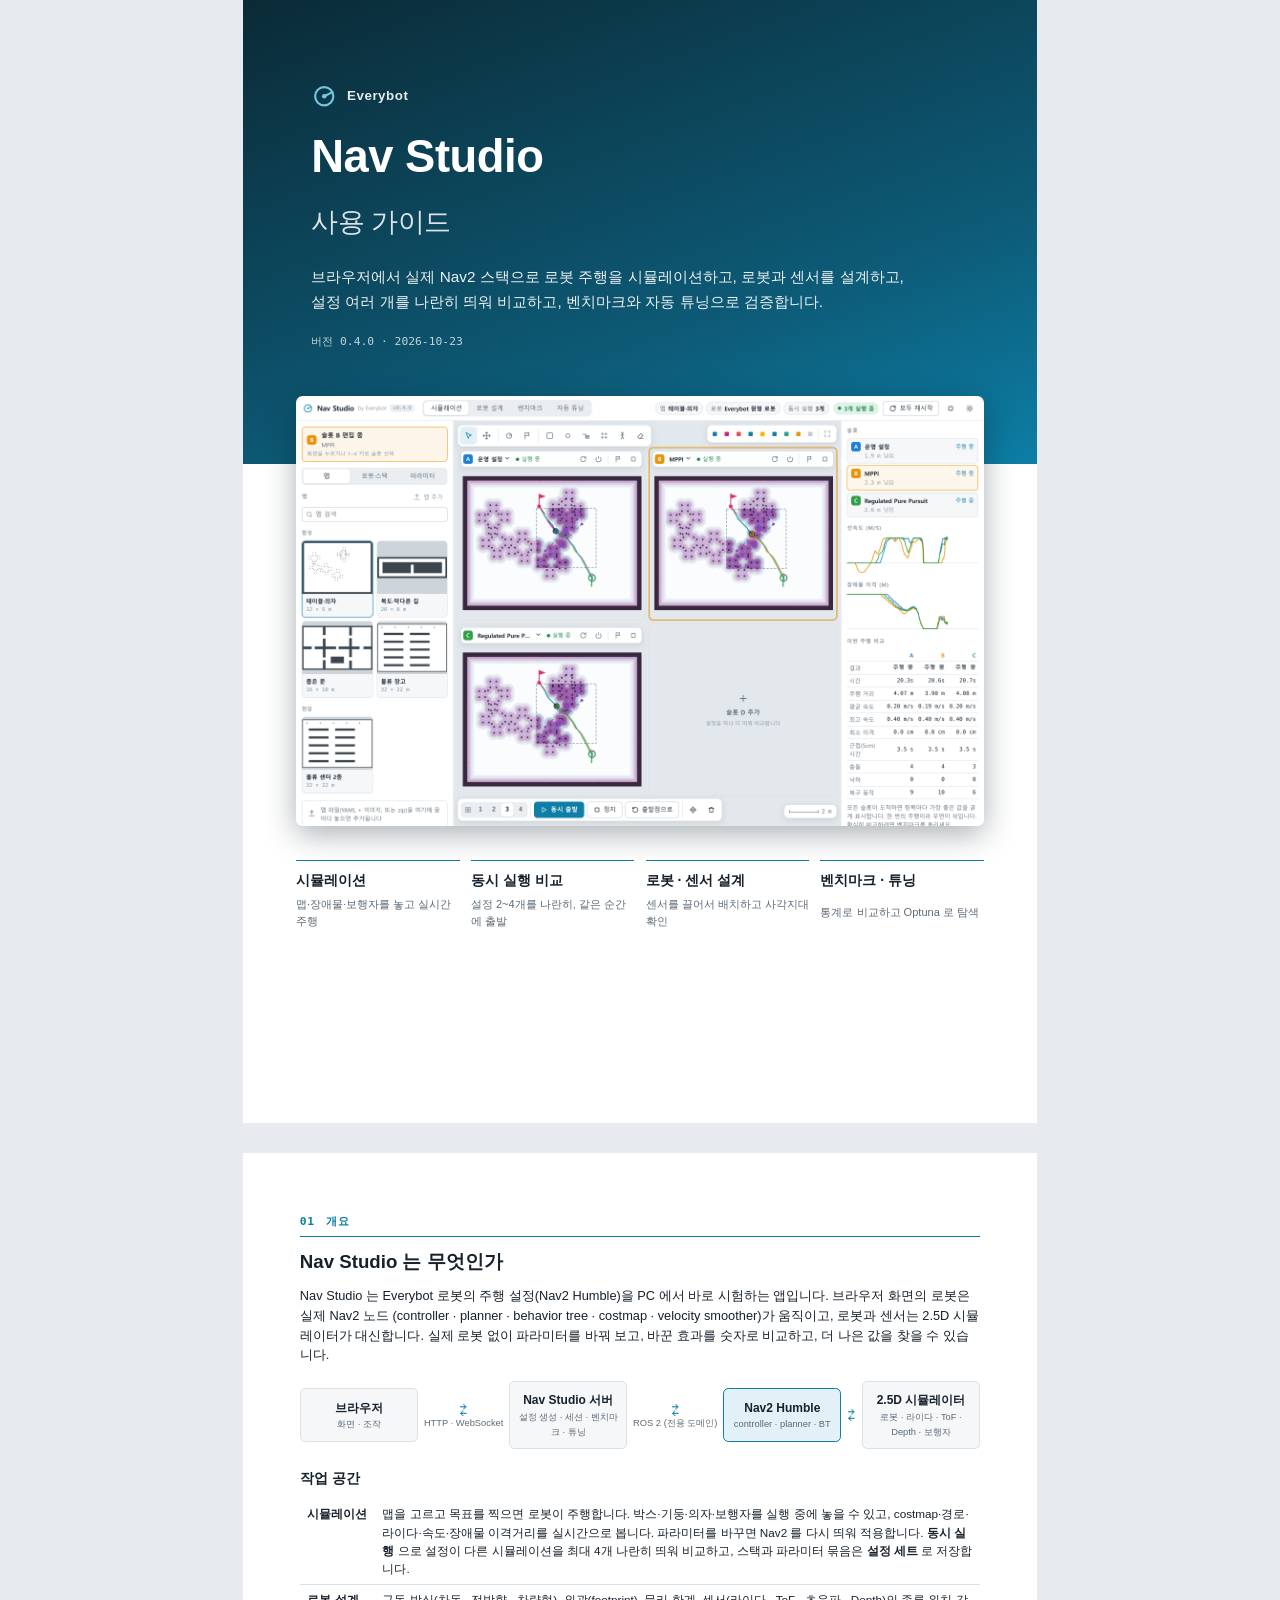
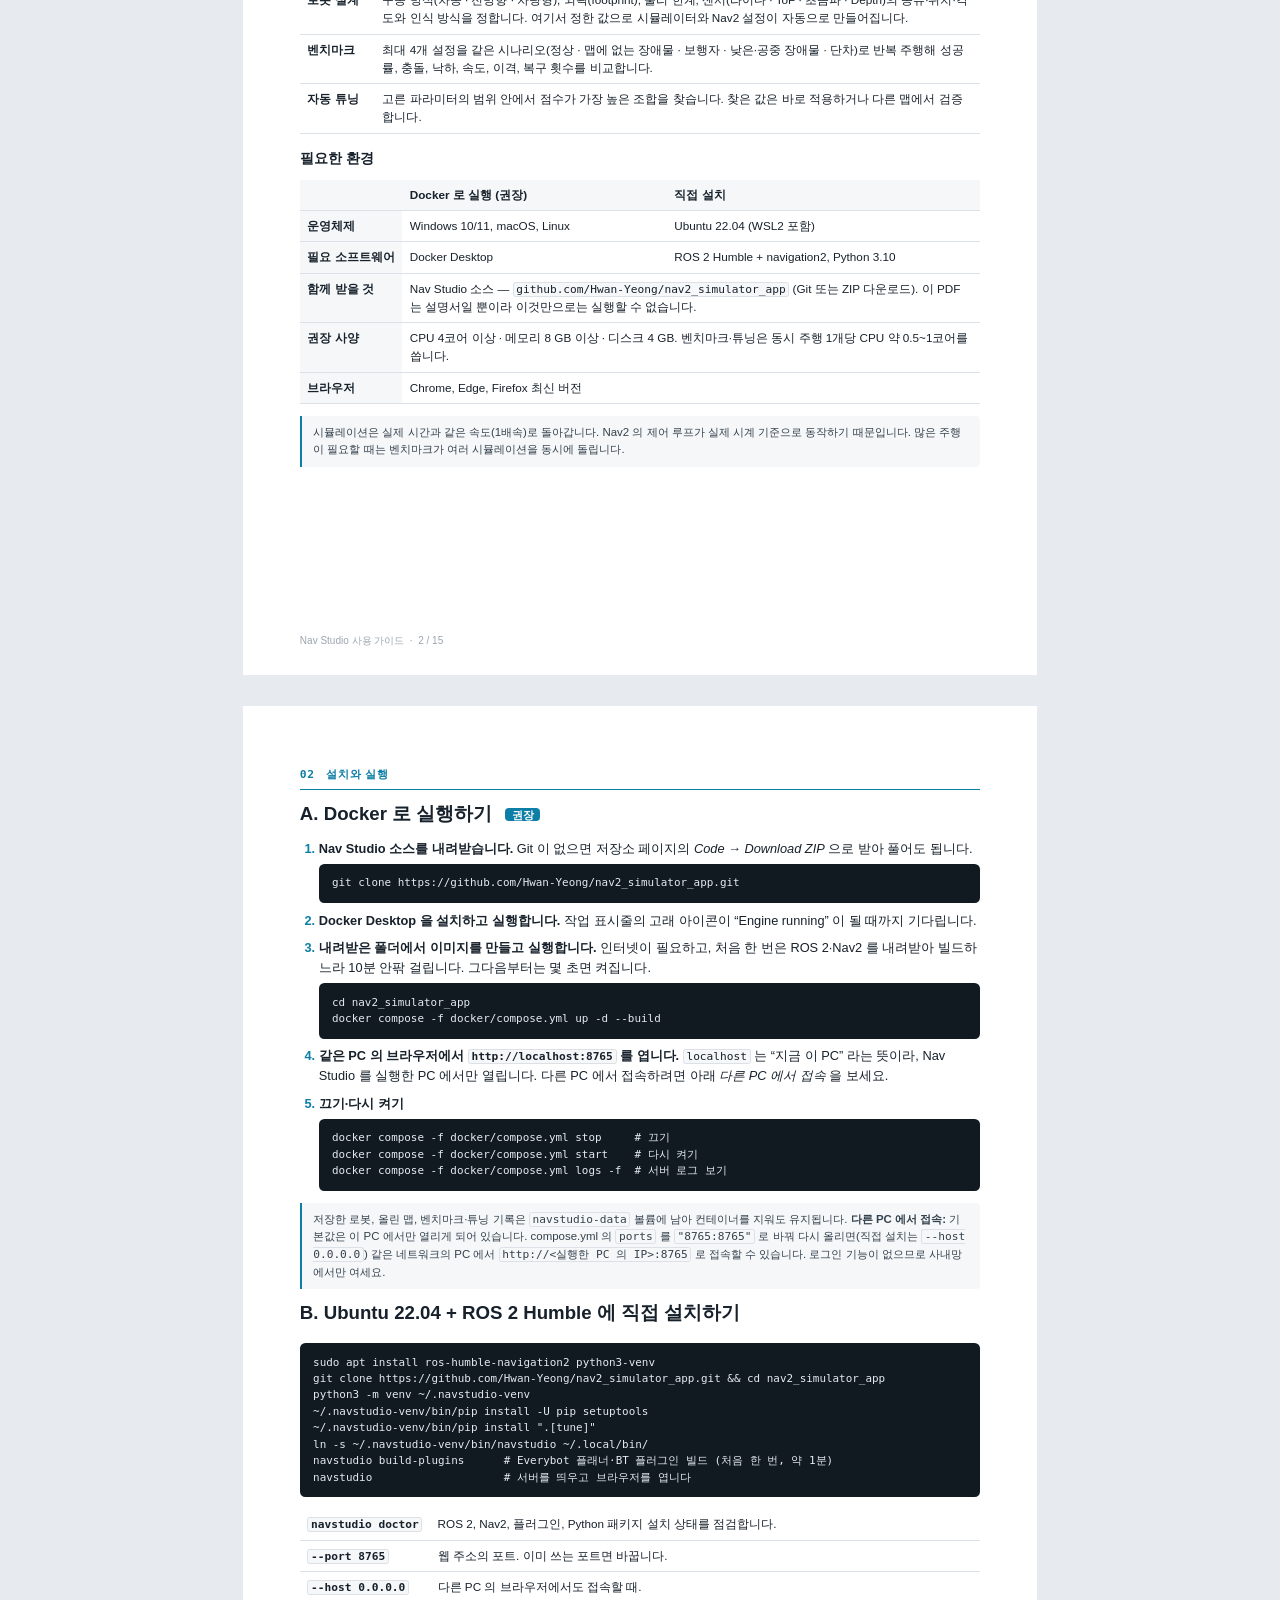
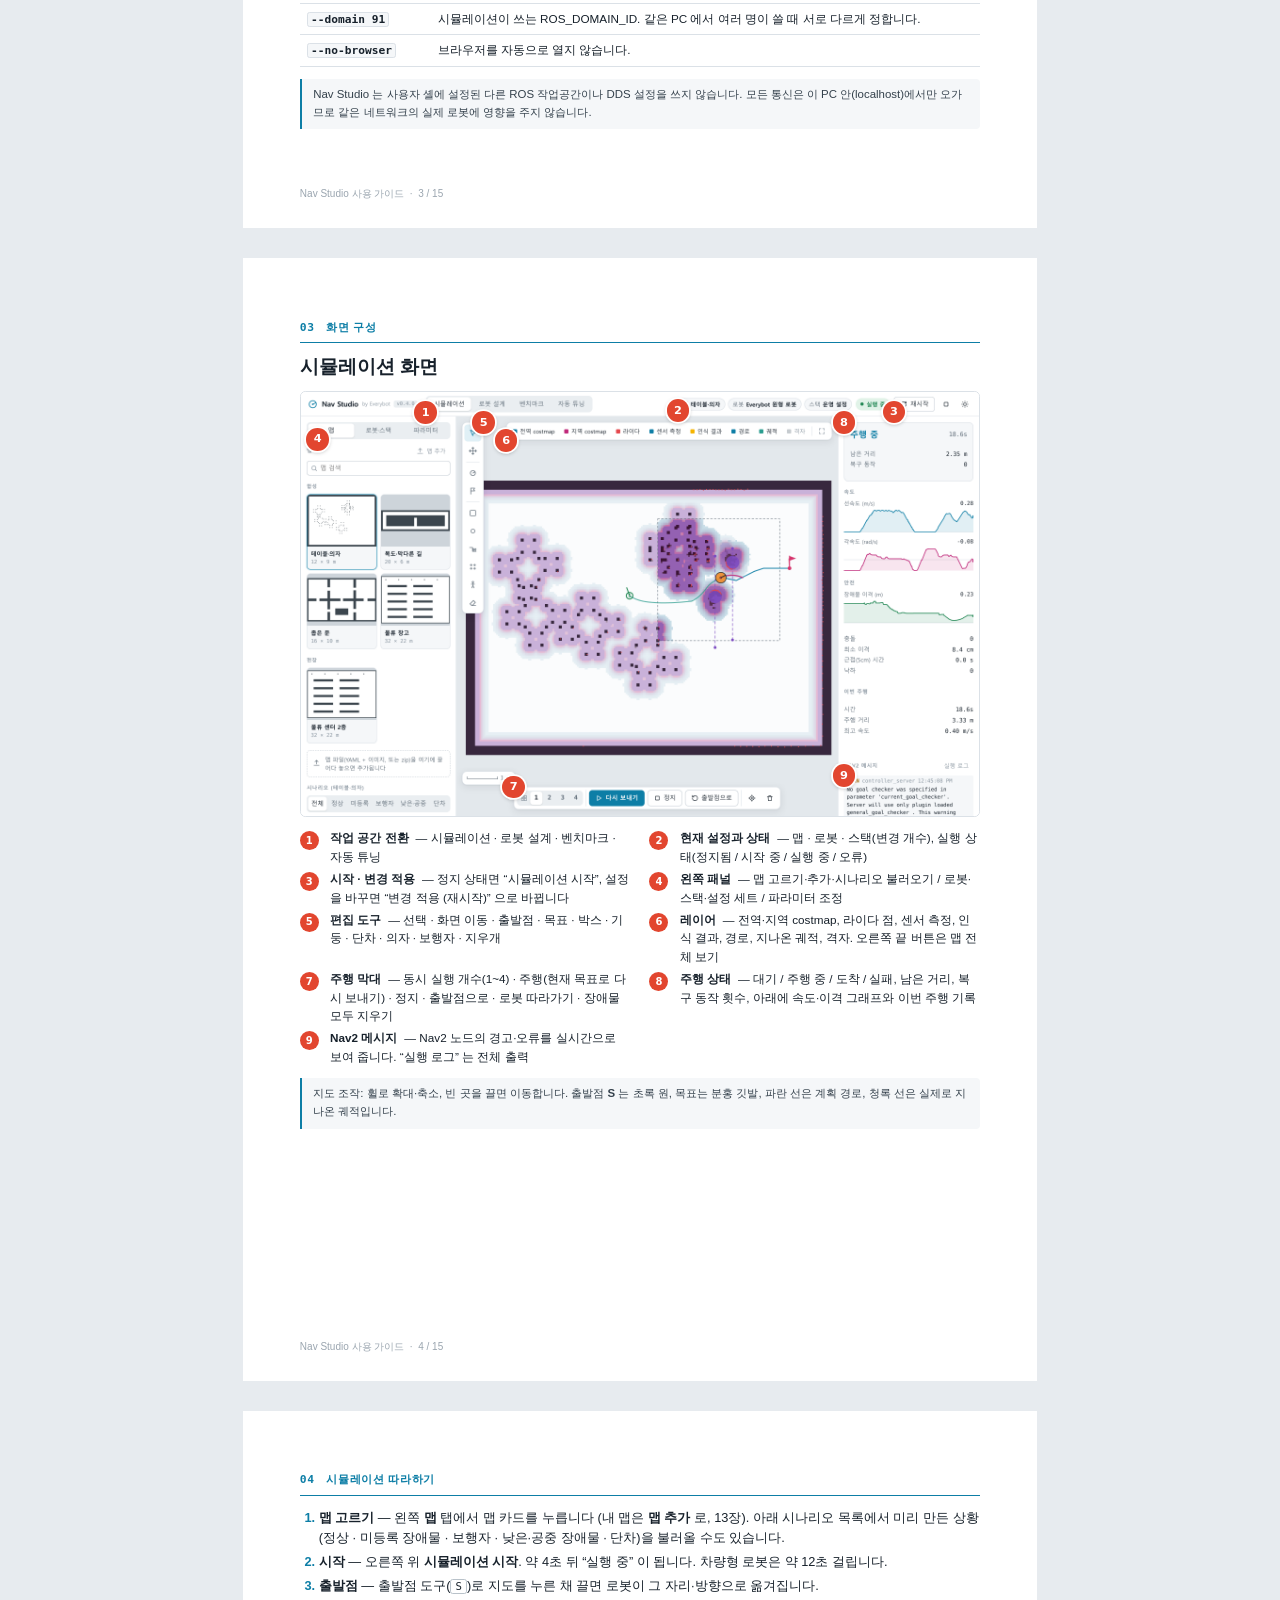
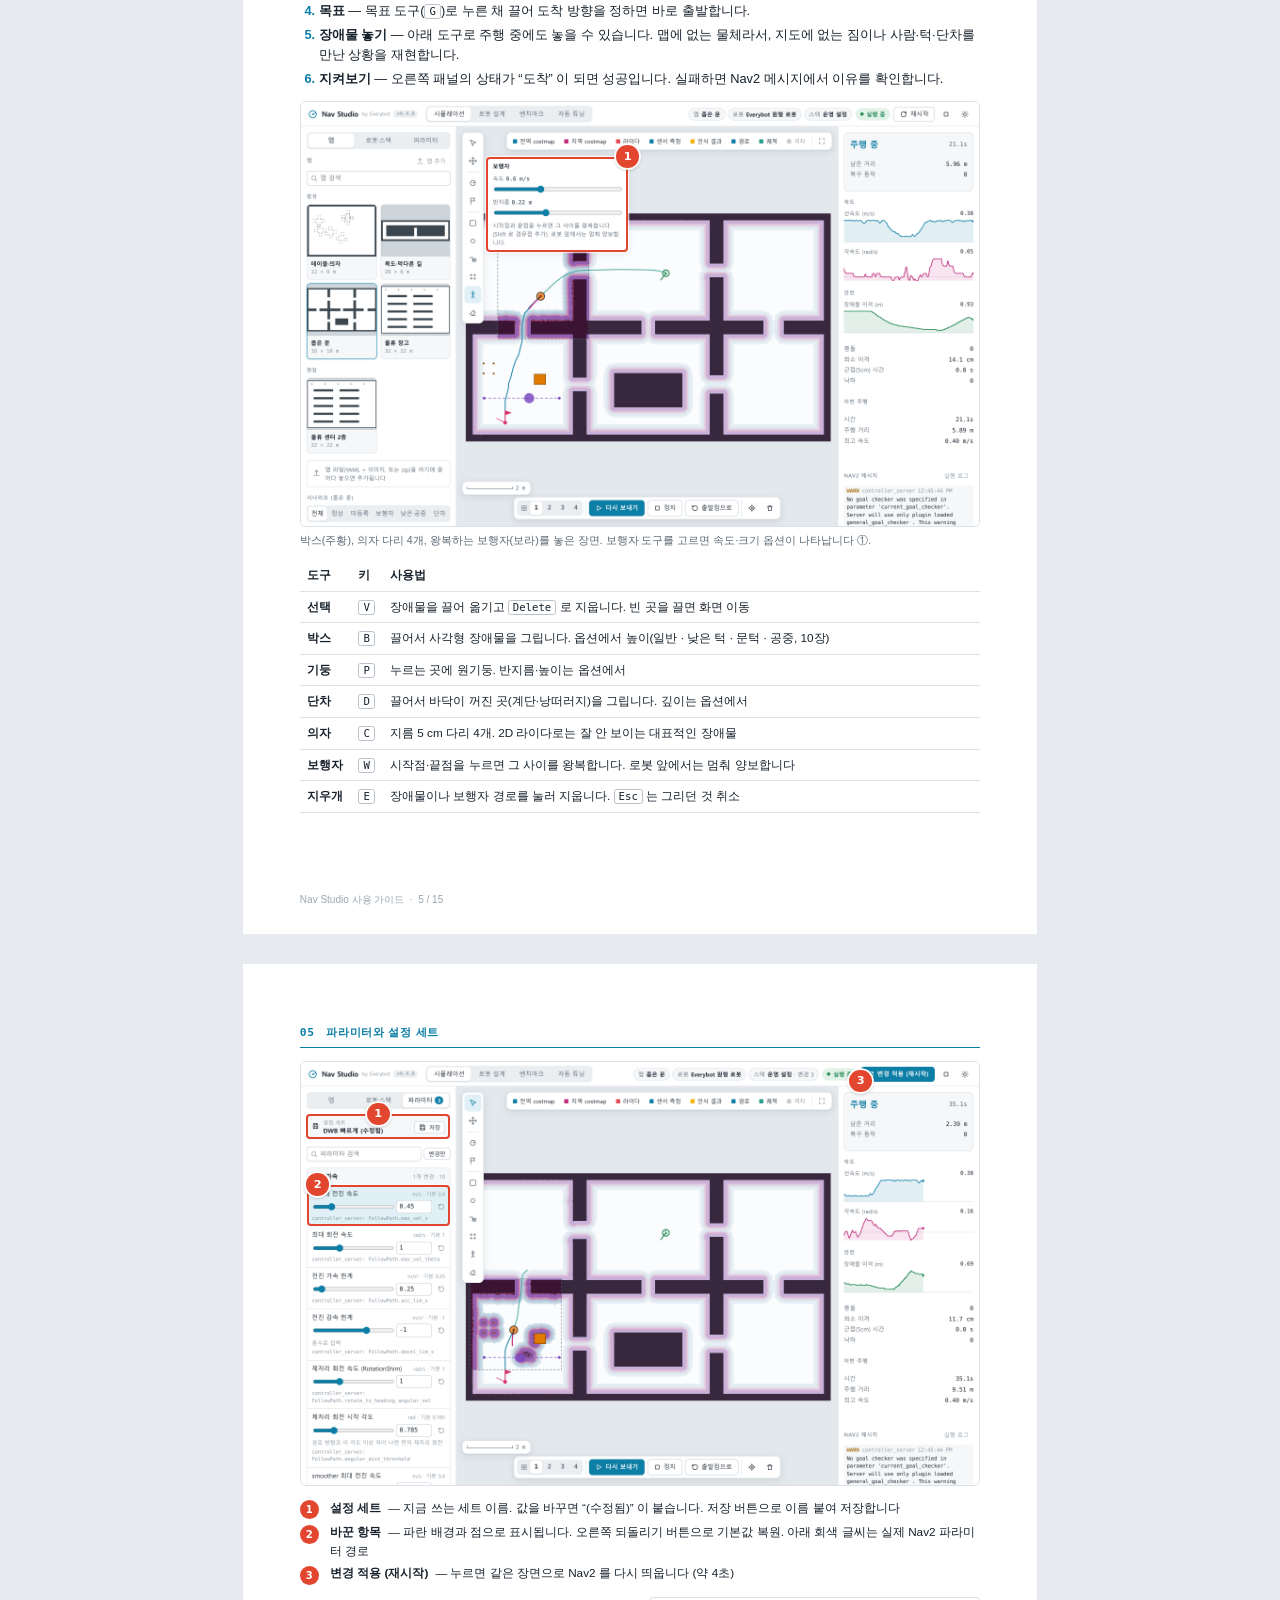
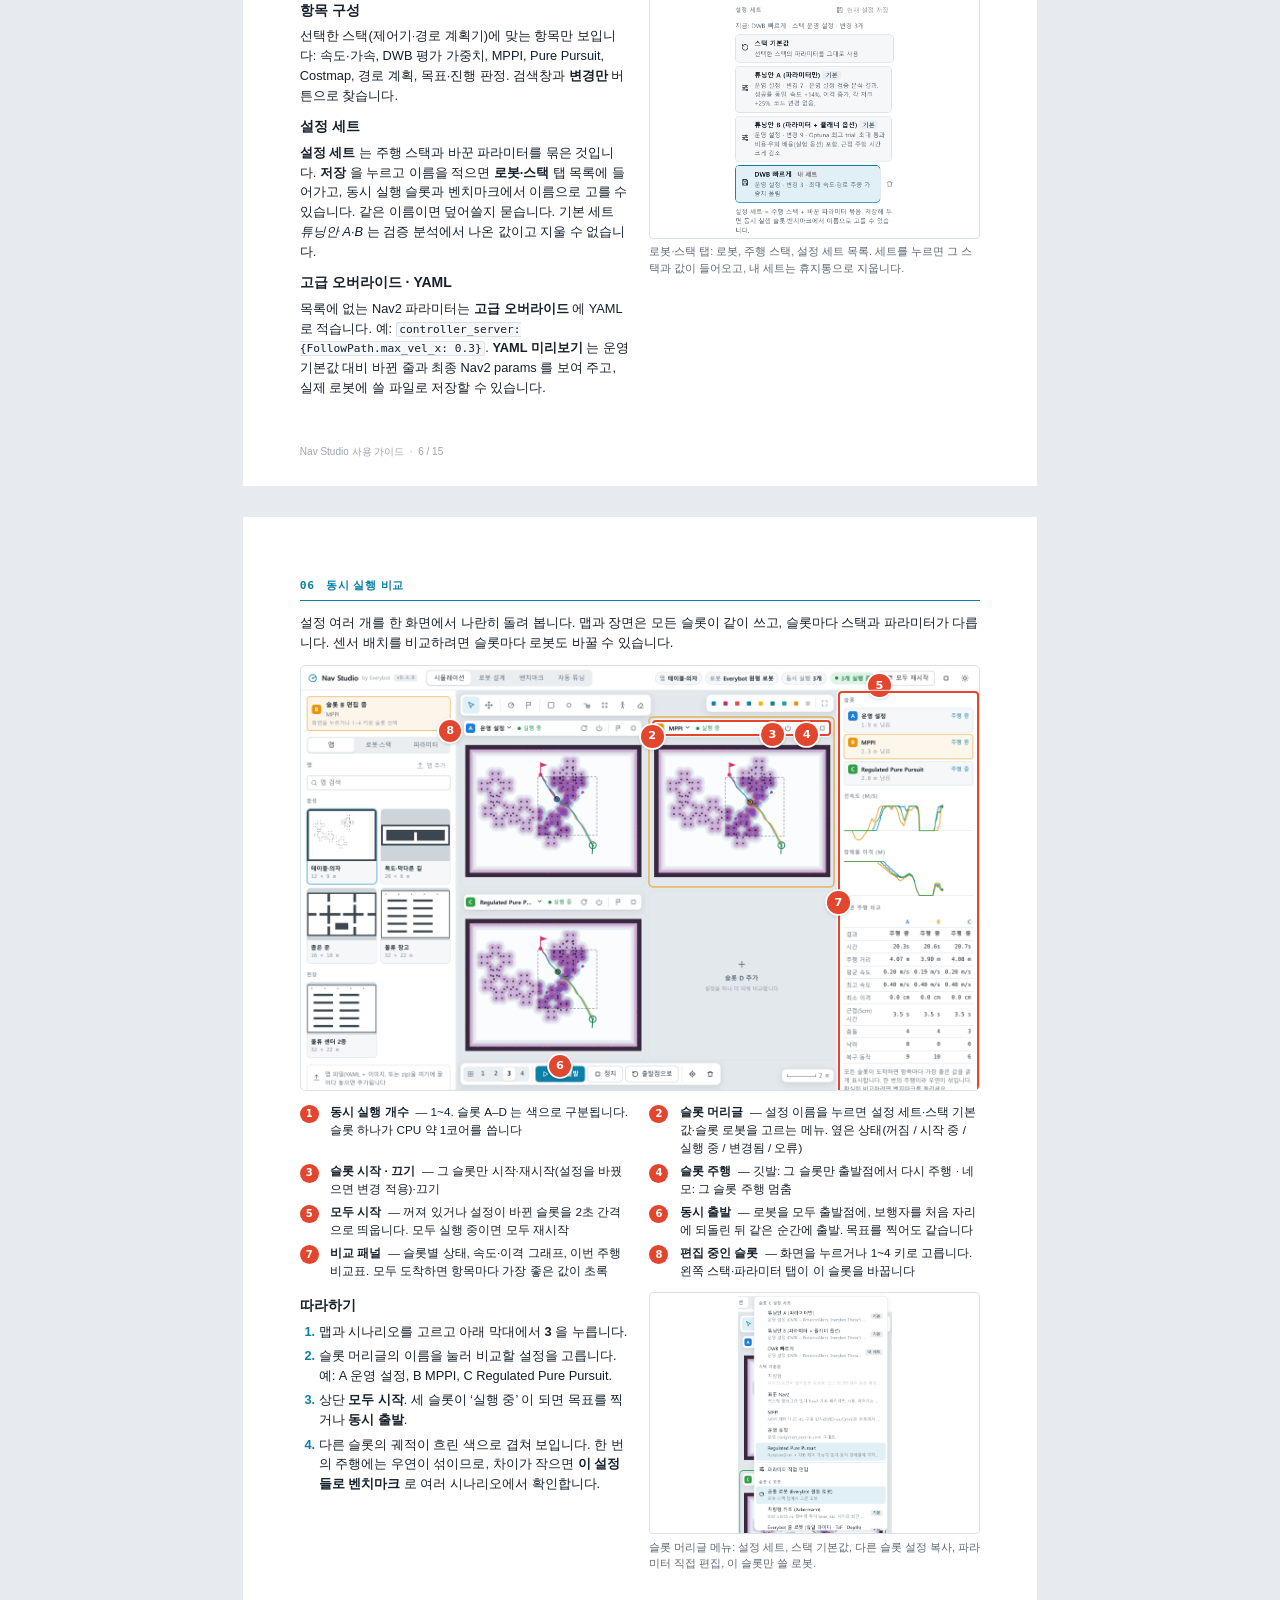
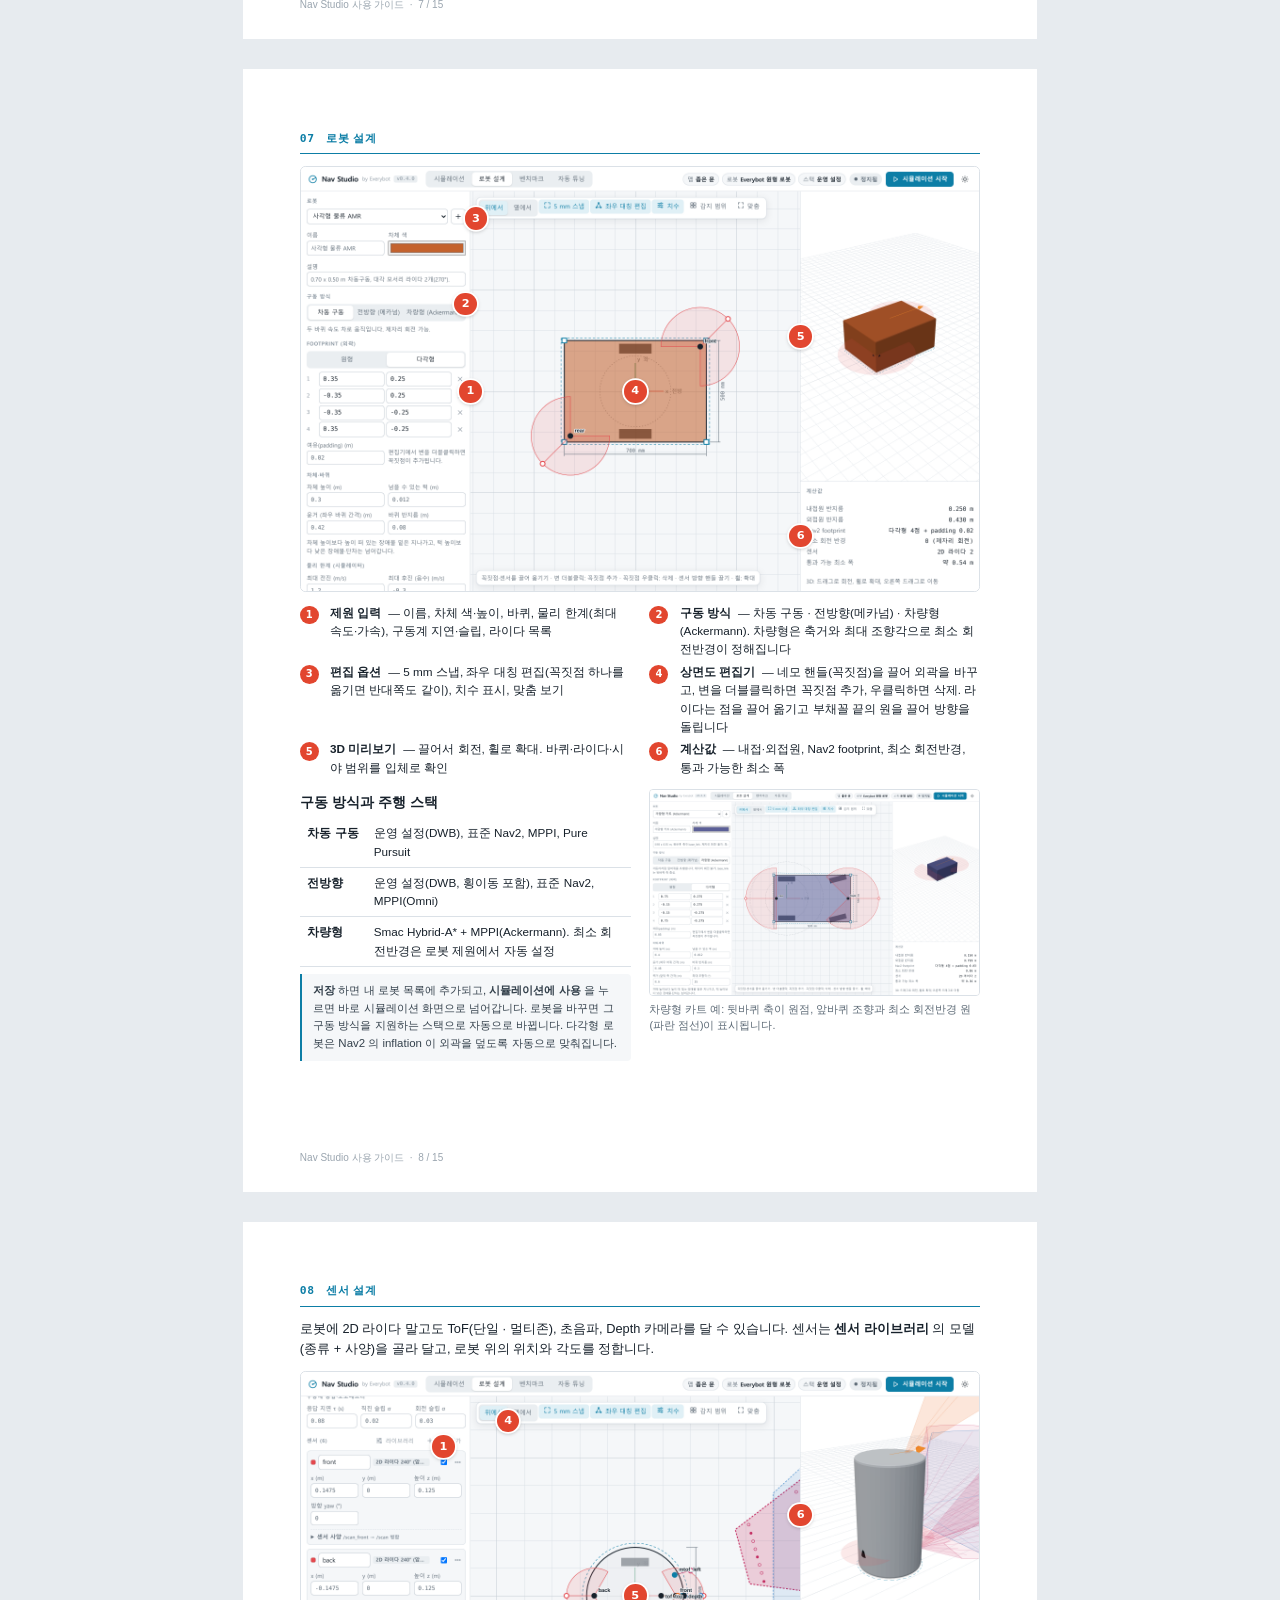
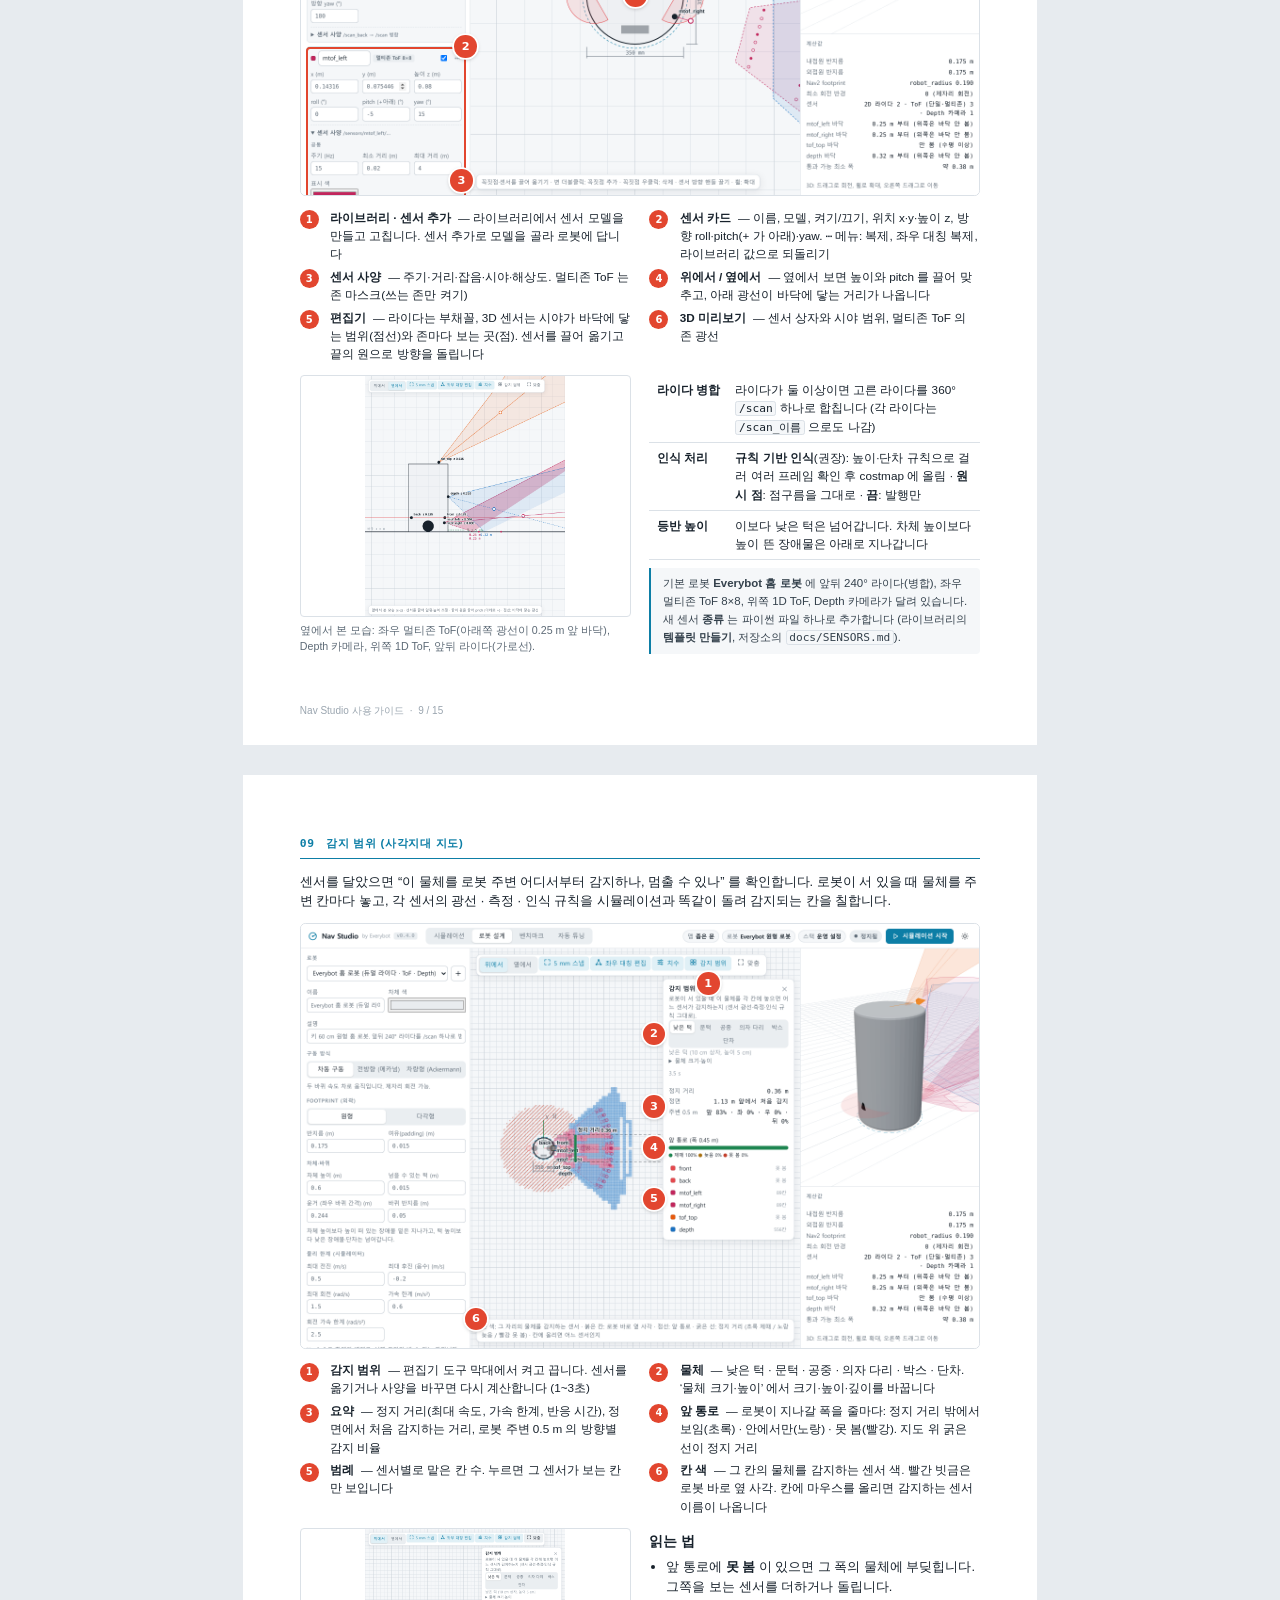
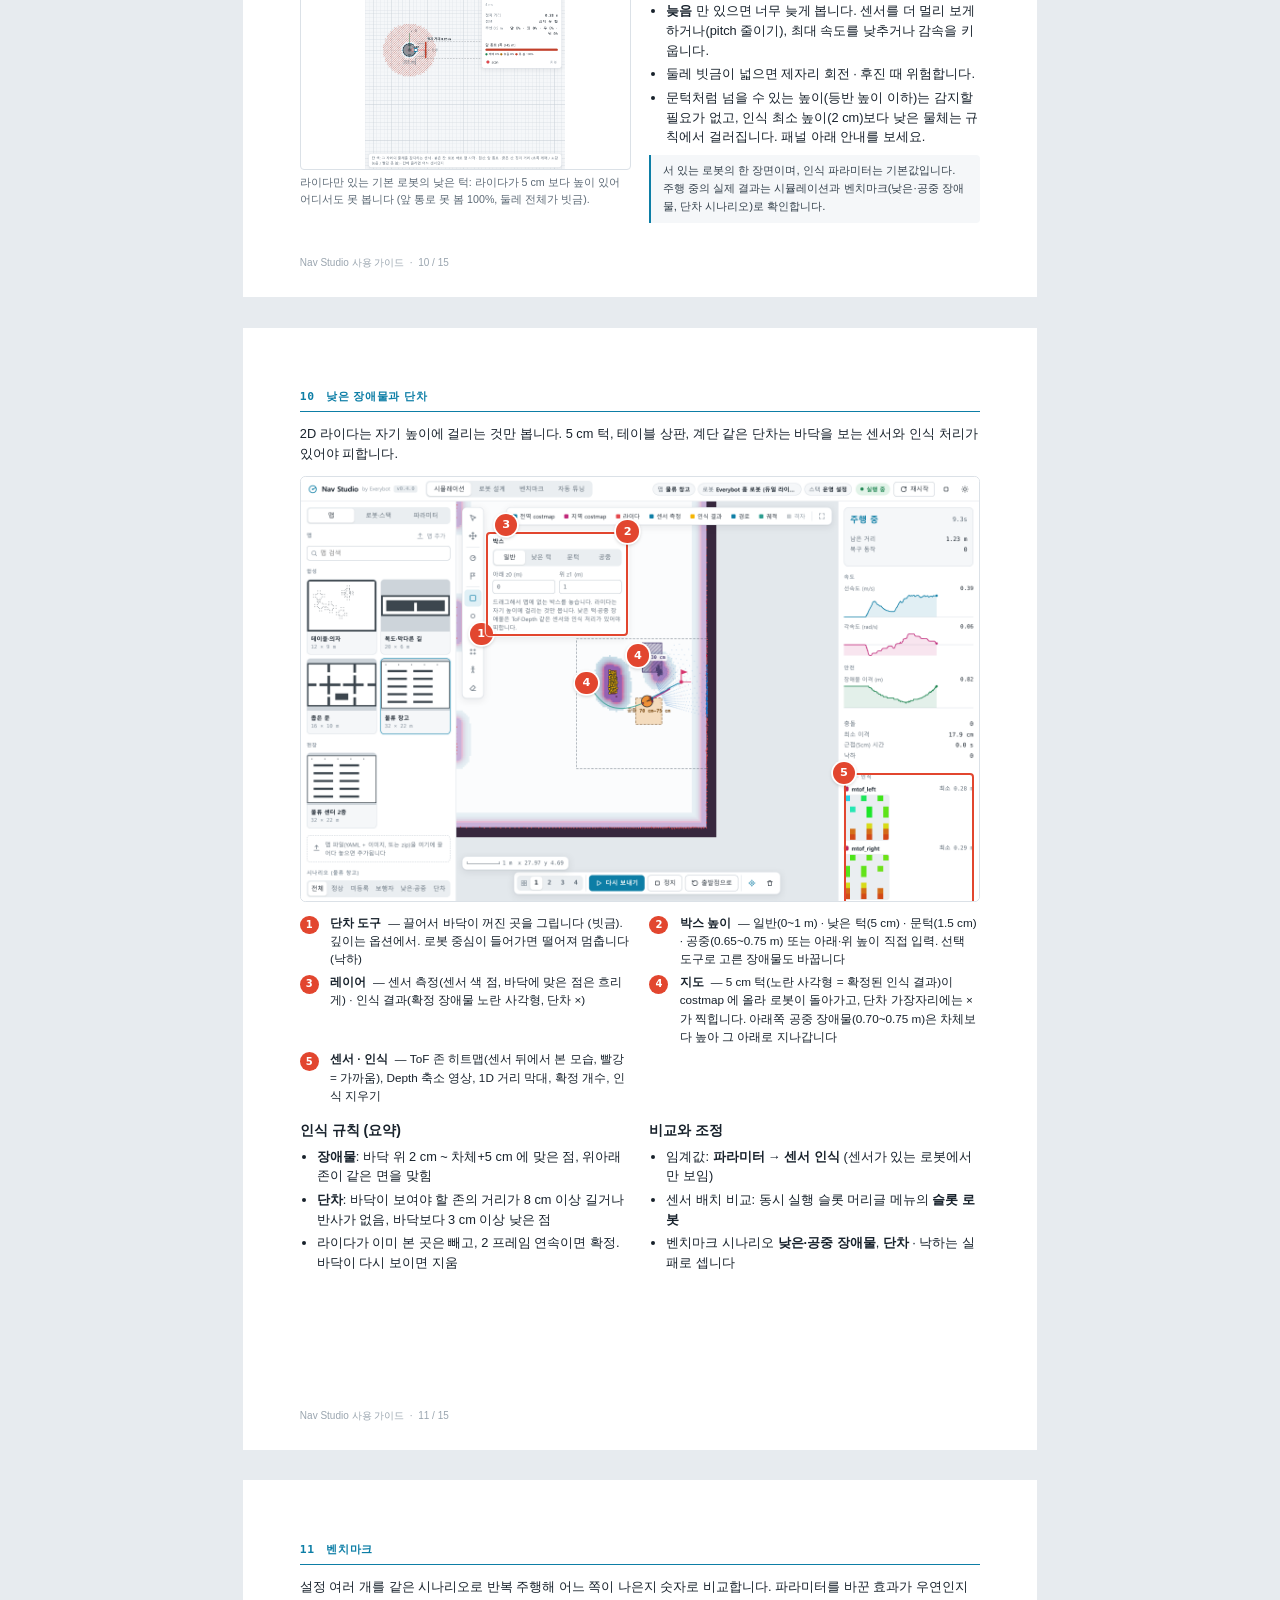
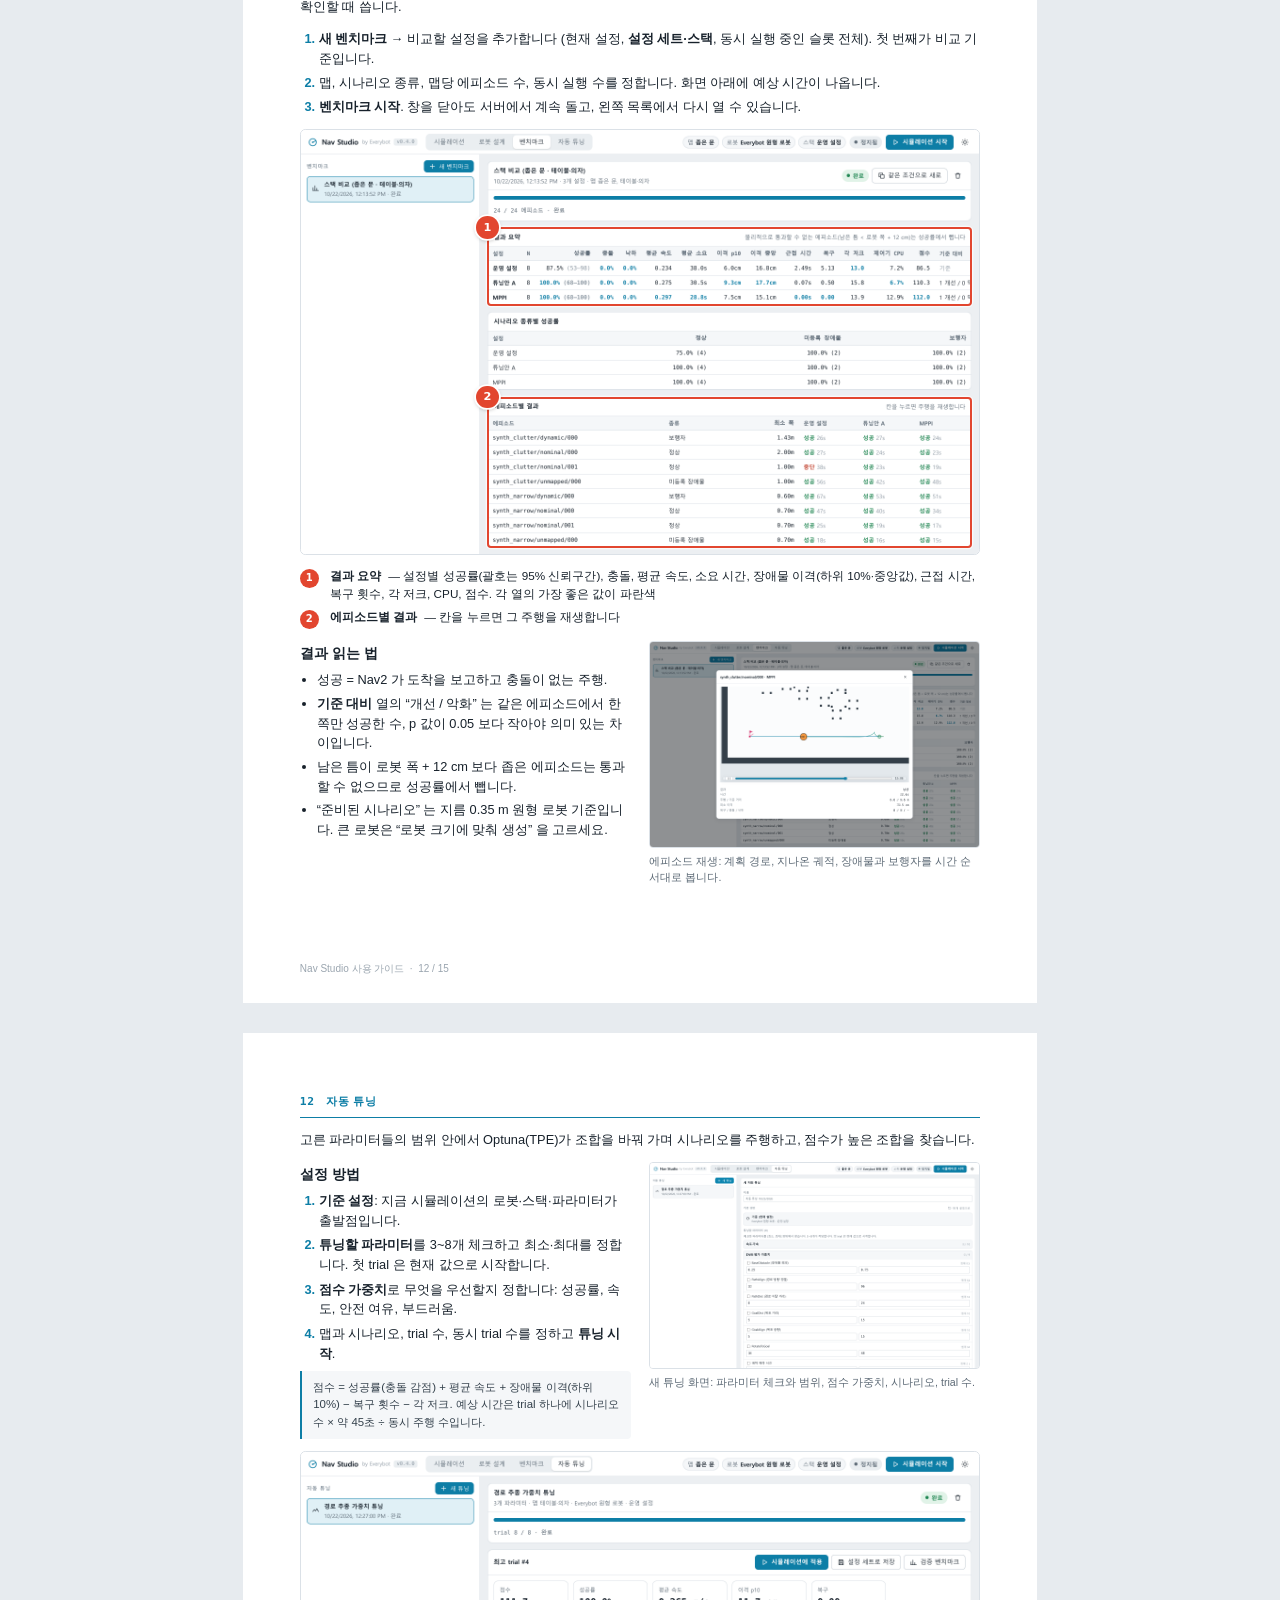
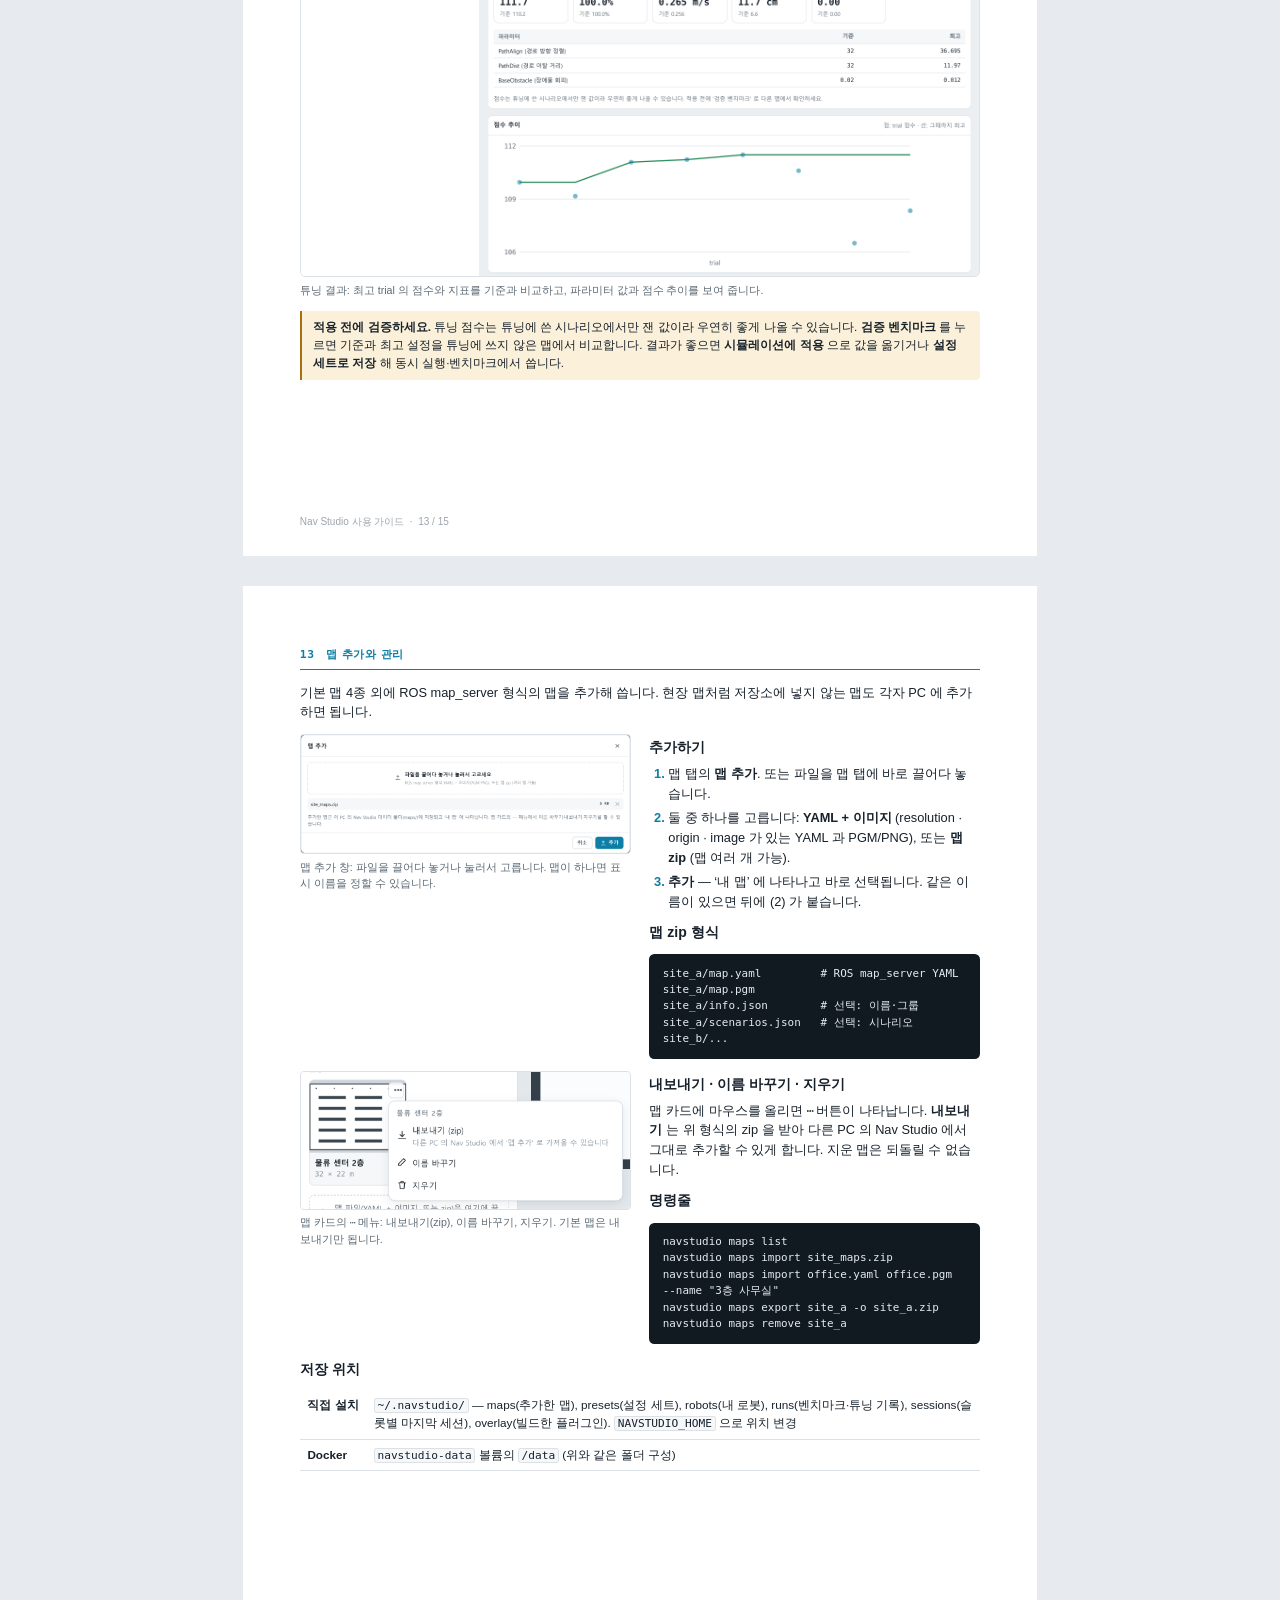
<file: docs/guide/guide.html>
<!doctype html><html lang="ko"><head><meta charset="utf-8"><title>Nav Studio 사용 가이드</title><style>
@page { size: A4; margin: 0; }
:root { --accent: #0d7ea6; --accent-soft: #e2f1f7; --ink: #17212b; --muted: #5d6a76; --line: #dbe1e7; --panel: #f5f7f9; --warn: #a8700f; --warn-soft: #fbf0d9; }
* { box-sizing: border-box; }
html, body { margin: 0; background: #e7ebef; }
body { font-family: "Malgun Gothic", "맑은 고딕", sans-serif; color: var(--ink); font-size: 9.6pt; line-height: 1.55; -webkit-print-color-adjust: exact; print-color-adjust: exact; }
.page { width: 210mm; height: 297mm; padding: 16mm 15mm 14mm; background: #fff; margin: 0 auto 8mm; position: relative; overflow: hidden; display: flex; flex-direction: column; gap: 3.2mm; page-break-after: always; break-after: page; }
@media print { body { background: #fff; } .page { margin: 0; } }
.page::after { content: "Nav Studio 사용 가이드  ·  " attr(data-n); position: absolute; bottom: 7mm; left: 15mm; font-size: 7.5pt; color: #9aa5af; white-space: pre; }
.ph { display: flex; align-items: baseline; gap: 3mm; font-size: 8.5pt; font-weight: 700; color: var(--accent); letter-spacing: 0.06em; border-bottom: 1.2pt solid var(--accent); padding-bottom: 1.5mm; }
.ph span { font-family: "DejaVu Sans Mono", monospace; }
h1, h2, h3 { margin: 0; line-height: 1.3; }
h2 { font-size: 14pt; }
h2 em { font-style: normal; font-size: 8pt; color: #fff; background: var(--accent); border-radius: 3pt; padding: 0.5pt 5pt; vertical-align: middle; margin-left: 2mm; }
h3 { font-size: 10.5pt; margin-top: 1mm; }
p { margin: 0; }
code, kbd, pre { font-family: "DejaVu Sans Mono", monospace; }
code { font-size: 8.4pt; background: var(--panel); border: 0.5pt solid var(--line); border-radius: 2pt; padding: 0 2pt; }
kbd { font-size: 8pt; border: 0.6pt solid #b9c2ca; border-bottom-width: 1.4pt; border-radius: 2pt; padding: 0 3pt; background: #fff; }
pre { margin: 1.5mm 0 0; background: #111a21; color: #e4ebf0; font-size: 8.2pt; line-height: 1.5; border-radius: 4pt; padding: 3mm 3.5mm; white-space: pre-wrap; }
figure { margin: 0; }
.frame { position: relative; border: 0.6pt solid var(--line); border-radius: 4pt; overflow: hidden; }
.frame img { display: block; width: 100%; }
figcaption { font-size: 8pt; color: var(--muted); margin-top: 1.2mm; }
.num { position: absolute; width: 6mm; height: 6mm; margin: -3mm 0 0 -3mm; border-radius: 50%; background: #e2462f; color: #fff; font-weight: 700; font-size: 8.5pt; display: grid; place-items: center; box-shadow: 0 0 0 1.4pt #fff, 0 1pt 3pt rgba(0,0,0,.35); font-family: "DejaVu Sans", sans-serif; }
.ring { position: absolute; border: 1.6pt solid #e2462f; border-radius: 3pt; box-shadow: 0 0 0 1pt rgba(255,255,255,.7); }
.legend { margin: 0; padding: 0; list-style: none; counter-reset: n; display: grid; gap: 1.2mm; }
.legend li { counter-increment: n; display: grid; grid-template-columns: 6mm 1fr; gap: 2mm; align-items: start; }
.legend li::before { content: counter(n); width: 5mm; height: 5mm; border-radius: 50%; background: #e2462f; color: #fff; font-weight: 700; font-size: 7.5pt; display: grid; place-items: center; margin-top: 0.4mm; font-family: "DejaVu Sans", sans-serif; }
.legend b { margin-right: 1mm; }
.legend.two { grid-template-columns: 1fr 1fr; column-gap: 5mm; }
.legend span { font-size: 8.8pt; }
.steps { margin: 0; padding-left: 5mm; display: grid; gap: 2mm; }
.steps.compact { gap: 1.2mm; }
.steps li::marker { color: var(--accent); font-weight: 700; }
.dots { margin: 0; padding-left: 4.5mm; display: grid; gap: 1mm; }
.tbl { border-collapse: collapse; width: 100%; font-size: 8.8pt; }
.tbl th, .tbl td { border-bottom: 0.5pt solid var(--line); padding: 1.6mm 2mm; text-align: left; vertical-align: top; }
.tbl th { white-space: nowrap; color: var(--ink); width: 1%; font-weight: 700; }
.tbl.two th { width: auto; background: var(--panel); }
.tbl.tools td:first-child { white-space: nowrap; font-weight: 700; }
.tbl.tools th:last-child { width: auto; }
.tbl.faq th { white-space: normal; width: 34%; }
.note { background: var(--panel); border-left: 2pt solid var(--accent); padding: 2mm 3mm; font-size: 8.6pt; color: #34414c; border-radius: 0 3pt 3pt 0; }
.warn { background: var(--warn-soft); border-left: 2pt solid var(--warn); padding: 2mm 3mm; font-size: 8.8pt; border-radius: 0 3pt 3pt 0; }
.cols { display: grid; grid-template-columns: 1fr 1fr; gap: 5mm; align-items: start; }
.cols > div { display: grid; gap: 2mm; }
.arch { display: flex; align-items: center; gap: 1.5mm; margin: 1mm 0; }
.arch .box { flex: 1; border: 0.8pt solid var(--line); border-radius: 4pt; padding: 2.5mm 2mm; text-align: center; font-weight: 700; font-size: 9pt; background: var(--panel); }
.arch .box.accent { background: var(--accent-soft); border-color: var(--accent); }
.arch .box small, .arch .arrow small { display: block; font-weight: 400; font-size: 7pt; color: var(--muted); }
.arch .arrow { color: var(--accent); font-size: 13pt; text-align: center; line-height: 1; }
.end { margin-top: auto; text-align: right; font-size: 8pt; color: var(--muted); }
/* cover */
.cover { padding: 0; gap: 0; background: #fff; }
.cover::after { content: none; }
.cover-top { background: linear-gradient(160deg, #0b2a36 0%, #0d5a76 65%, #0d7ea6 100%); color: #fff; padding: 22mm 18mm 30mm; display: grid; gap: 5mm; }
.brand { display: flex; align-items: center; gap: 2.5mm; font-weight: 700; letter-spacing: 0.04em; font-size: 10pt; opacity: 0.9; }
.brand svg { width: 7mm; height: 7mm; color: #7fd6ef; }
.cover h1 { font-size: 34pt; letter-spacing: -0.01em; }
.cover h1 span { font-size: 20pt; font-weight: 400; opacity: 0.85; }
.lead { font-size: 11.5pt; line-height: 1.6; opacity: 0.92; }
.meta { font-family: "DejaVu Sans Mono", monospace; font-size: 8.5pt; opacity: 0.75; }
.hero { margin: -18mm 14mm 0; }
.hero .frame { border: 0; border-radius: 5pt; box-shadow: 0 6pt 22pt rgba(10, 30, 40, .35); }
.cover-grid { display: grid; grid-template-columns: repeat(4, 1fr); gap: 3mm; padding: 9mm 14mm 0; }
.cover-grid div { border-top: 1.4pt solid var(--accent); padding-top: 2.5mm; display: grid; gap: 1mm; }
.cover-grid b { font-size: 10.5pt; }
.cover-grid span { font-size: 8.3pt; color: var(--muted); }
.shot.small .frame { border-radius: 3pt; }
.cols .shot.small .frame { max-height: 64mm; }
.cols .shot.small .frame img { max-height: 64mm; width: auto; max-width: 100%; display: block; margin: 0 auto; }
</style></head><body>
<section data-n="1 / 15" class="page cover">
  <div class="cover-top">
    <div class="brand"><svg viewBox="0 0 32 32"><circle cx="16" cy="16" r="11" fill="none" stroke="currentColor" stroke-width="2.6"/><path d="M16 16 L26 11" stroke="currentColor" stroke-width="2.6" stroke-linecap="round"/><circle cx="16" cy="16" r="2.8" fill="currentColor"/></svg>Everybot</div>
    <h1>Nav Studio<br><span>사용 가이드</span></h1>
    <p class="lead">브라우저에서 실제 Nav2 스택으로 로봇 주행을 시뮬레이션하고, 로봇과 센서를 설계하고,<br>설정 여러 개를 나란히 띄워 비교하고, 벤치마크와 자동 튜닝으로 검증합니다.</p>
    <div class="meta">버전 0.4.0 · 2026-10-23</div>
  </div>
  <figure class="hero"><div class="frame"><img src="img/sim_compare.png" alt=""></div></figure>
  <div class="cover-grid">
    <div><b>시뮬레이션</b><span>맵·장애물·보행자를 놓고 실시간 주행</span></div>
    <div><b>동시 실행 비교</b><span>설정 2~4개를 나란히, 같은 순간에 출발</span></div>
    <div><b>로봇 · 센서 설계</b><span>센서를 끌어서 배치하고 사각지대 확인</span></div>
    <div><b>벤치마크 · 튜닝</b><span>통계로 비교하고 Optuna 로 탐색</span></div>
  </div>
</section>
<section data-n="2 / 15" class="page">
  <header class="ph"><span>01</span>개요</header>
  <h2>Nav Studio 는 무엇인가</h2>
  <p>Nav Studio 는 Everybot 로봇의 주행 설정(Nav2 Humble)을 PC 에서 바로 시험하는 앱입니다. 브라우저 화면의 로봇은 실제 Nav2 노드
  (controller · planner · behavior tree · costmap · velocity smoother)가 움직이고, 로봇과 센서는 2.5D 시뮬레이터가 대신합니다.
  실제 로봇 없이 파라미터를 바꿔 보고, 바꾼 효과를 숫자로 비교하고, 더 나은 값을 찾을 수 있습니다.</p>
  <div class="arch">
    <div class="box">브라우저<small>화면 · 조작</small></div><div class="arrow">⇄<small>HTTP · WebSocket</small></div>
    <div class="box">Nav Studio 서버<small>설정 생성 · 세션 · 벤치마크 · 튜닝</small></div><div class="arrow">⇄<small>ROS 2 (전용 도메인)</small></div>
    <div class="box accent">Nav2 Humble<small>controller · planner · BT</small></div><div class="arrow">⇄</div>
    <div class="box">2.5D 시뮬레이터<small>로봇 · 라이다 · ToF · Depth · 보행자</small></div>
  </div>
  <h3>작업 공간</h3>
  <table class="tbl">
    <tr><th>시뮬레이션</th><td>맵을 고르고 목표를 찍으면 로봇이 주행합니다. 박스·기둥·의자·보행자를 실행 중에 놓을 수 있고, costmap·경로·라이다·속도·장애물 이격거리를 실시간으로 봅니다. 파라미터를 바꾸면 Nav2 를 다시 띄워 적용합니다. <b>동시 실행</b> 으로 설정이 다른 시뮬레이션을 최대 4개 나란히 띄워 비교하고, 스택과 파라미터 묶음은 <b>설정 세트</b> 로 저장합니다.</td></tr>
    <tr><th>로봇 설계</th><td>구동 방식(차동 · 전방향 · 차량형), 외곽(footprint), 물리 한계, 센서(라이다 · ToF · 초음파 · Depth)의 종류·위치·각도와 인식 방식을 정합니다. 여기서 정한 값으로 시뮬레이터와 Nav2 설정이 자동으로 만들어집니다.</td></tr>
    <tr><th>벤치마크</th><td>최대 4개 설정을 같은 시나리오(정상 · 맵에 없는 장애물 · 보행자 · 낮은·공중 장애물 · 단차)로 반복 주행해 성공률, 충돌, 낙하, 속도, 이격, 복구 횟수를 비교합니다.</td></tr>
    <tr><th>자동 튜닝</th><td>고른 파라미터의 범위 안에서 점수가 가장 높은 조합을 찾습니다. 찾은 값은 바로 적용하거나 다른 맵에서 검증합니다.</td></tr>
  </table>
  <h3>필요한 환경</h3>
  <table class="tbl two">
    <tr><th></th><th>Docker 로 실행 (권장)</th><th>직접 설치</th></tr>
    <tr><th>운영체제</th><td>Windows 10/11, macOS, Linux</td><td>Ubuntu 22.04 (WSL2 포함)</td></tr>
    <tr><th>필요 소프트웨어</th><td>Docker Desktop</td><td>ROS 2 Humble + navigation2, Python 3.10</td></tr>
    <tr><th>함께 받을 것</th><td colspan="2">Nav Studio 소스 — <code>github.com/Hwan-Yeong/nav2_simulator_app</code> (Git 또는 ZIP 다운로드). 이 PDF 는 설명서일 뿐이라 이것만으로는 실행할 수 없습니다.</td></tr>
    <tr><th>권장 사양</th><td colspan="2">CPU 4코어 이상 · 메모리 8 GB 이상 · 디스크 4 GB. 벤치마크·튜닝은 동시 주행 1개당 CPU 약 0.5~1코어를 씁니다.</td></tr>
    <tr><th>브라우저</th><td colspan="2">Chrome, Edge, Firefox 최신 버전</td></tr>
  </table>
  <p class="note">시뮬레이션은 실제 시간과 같은 속도(1배속)로 돌아갑니다. Nav2 의 제어 루프가 실제 시계 기준으로 동작하기 때문입니다. 많은 주행이 필요할 때는 벤치마크가 여러 시뮬레이션을 동시에 돌립니다.</p>
</section>
<section data-n="3 / 15" class="page">
  <header class="ph"><span>02</span>설치와 실행</header>
  <h2>A. Docker 로 실행하기 <em>권장</em></h2>
  <ol class="steps">
    <li><b>Nav Studio 소스를 내려받습니다.</b> Git 이 없으면 저장소 페이지의 <i>Code → Download ZIP</i> 으로 받아 풀어도 됩니다.<pre>git clone https://github.com/Hwan-Yeong/nav2_simulator_app.git</pre></li>
    <li><b>Docker Desktop 을 설치하고 실행합니다.</b> 작업 표시줄의 고래 아이콘이 “Engine running” 이 될 때까지 기다립니다.</li>
    <li><b>내려받은 폴더에서 이미지를 만들고 실행합니다.</b> 인터넷이 필요하고, 처음 한 번은 ROS 2·Nav2 를 내려받아 빌드하느라 10분 안팎 걸립니다. 그다음부터는 몇 초면 켜집니다.<pre>cd nav2_simulator_app
docker compose -f docker/compose.yml up -d --build</pre></li>
    <li><b>같은 PC 의 브라우저에서 <code>http://localhost:8765</code> 를 엽니다.</b> <code>localhost</code> 는 “지금 이 PC” 라는 뜻이라, Nav Studio 를 실행한 PC 에서만 열립니다. 다른 PC 에서 접속하려면 아래 <i>다른 PC 에서 접속</i> 을 보세요.</li>
    <li><b>끄기·다시 켜기</b><pre>docker compose -f docker/compose.yml stop     # 끄기
docker compose -f docker/compose.yml start    # 다시 켜기
docker compose -f docker/compose.yml logs -f  # 서버 로그 보기</pre></li>
  </ol>
  <p class="note">저장한 로봇, 올린 맵, 벤치마크·튜닝 기록은 <code>navstudio-data</code> 볼륨에 남아 컨테이너를 지워도 유지됩니다.
  <b>다른 PC 에서 접속:</b> 기본값은 이 PC 에서만 열리게 되어 있습니다. compose.yml 의 <code>ports</code> 를 <code>"8765:8765"</code> 로 바꿔 다시 올리면(직접 설치는 <code>--host 0.0.0.0</code>) 같은 네트워크의 PC 에서 <code>http://&lt;실행한 PC 의 IP&gt;:8765</code> 로 접속할 수 있습니다. 로그인 기능이 없으므로 사내망에서만 여세요.</p>
  <h2>B. Ubuntu 22.04 + ROS 2 Humble 에 직접 설치하기</h2>
  <pre>sudo apt install ros-humble-navigation2 python3-venv
git clone https://github.com/Hwan-Yeong/nav2_simulator_app.git &amp;&amp; cd nav2_simulator_app
python3 -m venv ~/.navstudio-venv
~/.navstudio-venv/bin/pip install -U pip setuptools
~/.navstudio-venv/bin/pip install &quot;.[tune]&quot;
ln -s ~/.navstudio-venv/bin/navstudio ~/.local/bin/
navstudio build-plugins      # Everybot 플래너·BT 플러그인 빌드 (처음 한 번, 약 1분)
navstudio                    # 서버를 띄우고 브라우저를 엽니다</pre>
  <table class="tbl">
    <tr><th><code>navstudio doctor</code></th><td>ROS 2, Nav2, 플러그인, Python 패키지 설치 상태를 점검합니다.</td></tr>
    <tr><th><code>--port 8765</code></th><td>웹 주소의 포트. 이미 쓰는 포트면 바꿉니다.</td></tr>
    <tr><th><code>--host 0.0.0.0</code></th><td>다른 PC 의 브라우저에서도 접속할 때.</td></tr>
    <tr><th><code>--domain 91</code></th><td>시뮬레이션이 쓰는 ROS_DOMAIN_ID. 같은 PC 에서 여러 명이 쓸 때 서로 다르게 정합니다.</td></tr>
    <tr><th><code>--no-browser</code></th><td>브라우저를 자동으로 열지 않습니다.</td></tr>
  </table>
  <p class="note">Nav Studio 는 사용자 셸에 설정된 다른 ROS 작업공간이나 DDS 설정을 쓰지 않습니다. 모든 통신은 이 PC 안(localhost)에서만 오가므로 같은 네트워크의 실제 로봇에 영향을 주지 않습니다.</p>
</section>
<section data-n="4 / 15" class="page">
  <header class="ph"><span>03</span>화면 구성</header>
  <h2>시뮬레이션 화면</h2>
  <figure class="shot"><div class="frame"><img src="img/sim_overview.png" alt=""><span class="num" style="left:18.42%;top:4.80%">1</span><span class="num" style="left:55.58%;top:4.28%">2</span><span class="num" style="left:87.43%;top:4.62%">3</span><span class="num" style="left:2.50%;top:11.05%">4</span><span class="num" style="left:26.94%;top:7.11%">5</span><span class="num" style="left:30.26%;top:11.33%">6</span><span class="num" style="left:31.37%;top:93.11%">7</span><span class="num" style="left:80.07%;top:7.11%">8</span><span class="num" style="left:80.07%;top:90.44%">9</span></div></figure><ol class="legend two"><li><span><b>작업 공간 전환</b> — 시뮬레이션 · 로봇 설계 · 벤치마크 · 자동 튜닝</span></li><li><span><b>현재 설정과 상태</b> — 맵 · 로봇 · 스택(변경 개수), 실행 상태(정지됨 / 시작 중 / 실행 중 / 오류)</span></li><li><span><b>시작 · 변경 적용</b> — 정지 상태면 “시뮬레이션 시작”, 설정을 바꾸면 “변경 적용 (재시작)” 으로 바뀝니다</span></li><li><span><b>왼쪽 패널</b> — 맵 고르기·추가·시나리오 불러오기 / 로봇·스택·설정 세트 / 파라미터 조정</span></li><li><span><b>편집 도구</b> — 선택 · 화면 이동 · 출발점 · 목표 · 박스 · 기둥 · 단차 · 의자 · 보행자 · 지우개</span></li><li><span><b>레이어</b> — 전역·지역 costmap, 라이다 점, 센서 측정, 인식 결과, 경로, 지나온 궤적, 격자. 오른쪽 끝 버튼은 맵 전체 보기</span></li><li><span><b>주행 막대</b> — 동시 실행 개수(1~4) · 주행(현재 목표로 다시 보내기) · 정지 · 출발점으로 · 로봇 따라가기 · 장애물 모두 지우기</span></li><li><span><b>주행 상태</b> — 대기 / 주행 중 / 도착 / 실패, 남은 거리, 복구 동작 횟수, 아래에 속도·이격 그래프와 이번 주행 기록</span></li><li><span><b>Nav2 메시지</b> — Nav2 노드의 경고·오류를 실시간으로 보여 줍니다. “실행 로그” 는 전체 출력</span></li></ol>
  <p class="note">지도 조작: 휠로 확대·축소, 빈 곳을 끌면 이동합니다. 출발점 <b>S</b> 는 초록 원, 목표는 분홍 깃발, 파란 선은 계획 경로, 청록 선은 실제로 지나온 궤적입니다.</p>
</section>
<section data-n="5 / 15" class="page">
  <header class="ph"><span>04</span>시뮬레이션 따라하기</header>
  <ol class="steps compact">
    <li><b>맵 고르기</b> — 왼쪽 <b>맵</b> 탭에서 맵 카드를 누릅니다 (내 맵은 <b>맵 추가</b> 로, 13장). 아래 시나리오 목록에서 미리 만든 상황(정상 · 미등록 장애물 · 보행자 · 낮은·공중 장애물 · 단차)을 불러올 수도 있습니다.</li>
    <li><b>시작</b> — 오른쪽 위 <b>시뮬레이션 시작</b>. 약 4초 뒤 “실행 중” 이 됩니다. 차량형 로봇은 약 12초 걸립니다.</li>
    <li><b>출발점</b> — 출발점 도구(<kbd>S</kbd>)로 지도를 누른 채 끌면 로봇이 그 자리·방향으로 옮겨집니다.</li>
    <li><b>목표</b> — 목표 도구(<kbd>G</kbd>)로 누른 채 끌어 도착 방향을 정하면 바로 출발합니다.</li>
    <li><b>장애물 놓기</b> — 아래 도구로 주행 중에도 놓을 수 있습니다. 맵에 없는 물체라서, 지도에 없는 짐이나 사람·턱·단차를 만난 상황을 재현합니다.</li>
    <li><b>지켜보기</b> — 오른쪽 패널의 상태가 “도착” 이 되면 성공입니다. 실패하면 Nav2 메시지에서 이유를 확인합니다.</li>
  </ol>
  <figure class="shot"><div class="frame"><img src="img/sim_tools.png" alt=""><span class="ring" style="left:27.36%;top:12.89%;width:20.83%;height:22.44%"></span><span class="num" style="left:48.19%;top:12.89%">1</span></div><figcaption>박스(주황), 의자 다리 4개, 왕복하는 보행자(보라)를 놓은 장면. 보행자 도구를 고르면 속도·크기 옵션이 나타납니다 ①.</figcaption></figure>
  <table class="tbl tools">
    <tr><th>도구</th><th>키</th><th>사용법</th></tr>
    <tr><td>선택</td><td><kbd>V</kbd></td><td>장애물을 끌어 옮기고 <kbd>Delete</kbd> 로 지웁니다. 빈 곳을 끌면 화면 이동</td></tr>
    <tr><td>박스</td><td><kbd>B</kbd></td><td>끌어서 사각형 장애물을 그립니다. 옵션에서 높이(일반 · 낮은 턱 · 문턱 · 공중, 10장)</td></tr>
    <tr><td>기둥</td><td><kbd>P</kbd></td><td>누르는 곳에 원기둥. 반지름·높이는 옵션에서</td></tr>
    <tr><td>단차</td><td><kbd>D</kbd></td><td>끌어서 바닥이 꺼진 곳(계단·낭떠러지)을 그립니다. 깊이는 옵션에서</td></tr>
    <tr><td>의자</td><td><kbd>C</kbd></td><td>지름 5 cm 다리 4개. 2D 라이다로는 잘 안 보이는 대표적인 장애물</td></tr>
    <tr><td>보행자</td><td><kbd>W</kbd></td><td>시작점·끝점을 누르면 그 사이를 왕복합니다. 로봇 앞에서는 멈춰 양보합니다</td></tr>
    <tr><td>지우개</td><td><kbd>E</kbd></td><td>장애물이나 보행자 경로를 눌러 지웁니다. <kbd>Esc</kbd> 는 그리던 것 취소</td></tr>
  </table>
</section>
<section data-n="6 / 15" class="page">
  <header class="ph"><span>05</span>파라미터와 설정 세트</header>
  <figure class="shot"><div class="frame"><img src="img/params.png" alt=""><span class="ring" style="left:0.83%;top:12.39%;width:21.18%;height:6.00%"></span><span class="num" style="left:11.42%;top:12.39%">1</span><span class="ring" style="left:0.90%;top:29.06%;width:21.04%;height:9.75%"></span><span class="num" style="left:2.50%;top:29.06%">2</span><span class="num" style="left:82.54%;top:4.62%">3</span></div></figure><ol class="legend"><li><span><b>설정 세트</b> — 지금 쓰는 세트 이름. 값을 바꾸면 “(수정됨)” 이 붙습니다. 저장 버튼으로 이름 붙여 저장합니다</span></li><li><span><b>바꾼 항목</b> — 파란 배경과 점으로 표시됩니다. 오른쪽 되돌리기 버튼으로 기본값 복원. 아래 회색 글씨는 실제 Nav2 파라미터 경로</span></li><li><span><b>변경 적용 (재시작)</b> — 누르면 같은 장면으로 Nav2 를 다시 띄웁니다 (약 4초)</span></li></ol>
  <div class="cols">
    <div>
      <h3>항목 구성</h3>
      <p>선택한 스택(제어기·경로 계획기)에 맞는 항목만 보입니다: 속도·가속, DWB 평가 가중치, MPPI, Pure Pursuit, Costmap, 경로 계획, 목표·진행 판정. 검색창과 <b>변경만</b> 버튼으로 찾습니다.</p>
      <h3>설정 세트</h3>
      <p><b>설정 세트</b> 는 주행 스택과 바꾼 파라미터를 묶은 것입니다. <b>저장</b> 을 누르고 이름을 적으면 <b>로봇·스택</b> 탭 목록에 들어가고, 동시 실행 슬롯과 벤치마크에서 이름으로 고를 수 있습니다. 같은 이름이면 덮어쓸지 묻습니다. 기본 세트 <i>튜닝안 A·B</i> 는 검증 분석에서 나온 값이고 지울 수 없습니다.</p>
      <h3>고급 오버라이드 · YAML</h3>
      <p>목록에 없는 Nav2 파라미터는 <b>고급 오버라이드</b> 에 YAML 로 적습니다. 예: <code>controller_server: {FollowPath.max_vel_x: 0.3}</code>. <b>YAML 미리보기</b> 는 운영 기본값 대비 바뀐 줄과 최종 Nav2 params 를 보여 주고, 실제 로봇에 쓸 파일로 저장할 수 있습니다.</p>
    </div>
    <div>
      <figure class="shot small"><div class="frame"><img src="img/setup_sets.png" alt=""></div><figcaption>로봇·스택 탭: 로봇, 주행 스택, 설정 세트 목록. 세트를 누르면 그 스택과 값이 들어오고, 내 세트는 휴지통으로 지웁니다.</figcaption></figure>
    </div>
  </div>
</section>
<section data-n="7 / 15" class="page">
  <header class="ph"><span>06</span>동시 실행 비교</header>
  <p>설정 여러 개를 한 화면에서 나란히 돌려 봅니다. 맵과 장면은 모든 슬롯이 같이 쓰고, 슬롯마다 스택과 파라미터가 다릅니다. 센서 배치를 비교하려면 슬롯마다 로봇도 바꿀 수 있습니다.</p>
  <figure class="shot"><div class="frame"><img src="img/sim_compare.png" alt=""><span class="ring" style="left:51.81%;top:12.78%;width:26.32%;height:3.78%"></span><span class="num" style="left:51.81%;top:16.56%">2</span><span class="num" style="left:69.52%;top:16.11%">3</span><span class="num" style="left:74.59%;top:16.11%">4</span><span class="num" style="left:85.31%;top:4.62%">5</span><span class="num" style="left:38.21%;top:94.33%">6</span><span class="ring" style="left:79.24%;top:5.78%;width:20.76%;height:99.97%"></span><span class="num" style="left:79.24%;top:55.77%">7</span><span class="num" style="left:22.01%;top:15.33%">8</span></div></figure><ol class="legend two"><li><span><b>동시 실행 개수</b> — 1~4. 슬롯 A–D 는 색으로 구분됩니다. 슬롯 하나가 CPU 약 1코어를 씁니다</span></li><li><span><b>슬롯 머리글</b> — 설정 이름을 누르면 설정 세트·스택 기본값·슬롯 로봇을 고르는 메뉴. 옆은 상태(꺼짐 / 시작 중 / 실행 중 / 변경됨 / 오류)</span></li><li><span><b>슬롯 시작 · 끄기</b> — 그 슬롯만 시작·재시작(설정을 바꿨으면 변경 적용)·끄기</span></li><li><span><b>슬롯 주행</b> — 깃발: 그 슬롯만 출발점에서 다시 주행 · 네모: 그 슬롯 주행 멈춤</span></li><li><span><b>모두 시작</b> — 꺼져 있거나 설정이 바뀐 슬롯을 2초 간격으로 띄웁니다. 모두 실행 중이면 모두 재시작</span></li><li><span><b>동시 출발</b> — 로봇을 모두 출발점에, 보행자를 처음 자리에 되돌린 뒤 같은 순간에 출발. 목표를 찍어도 같습니다</span></li><li><span><b>비교 패널</b> — 슬롯별 상태, 속도·이격 그래프, 이번 주행 비교표. 모두 도착하면 항목마다 가장 좋은 값이 초록</span></li><li><span><b>편집 중인 슬롯</b> — 화면을 누르거나 1~4 키로 고릅니다. 왼쪽 스택·파라미터 탭이 이 슬롯을 바꿉니다</span></li></ol>
  <div class="cols">
    <div>
      <h3>따라하기</h3>
      <ol class="steps compact">
        <li>맵과 시나리오를 고르고 아래 막대에서 <b>3</b> 을 누릅니다.</li>
        <li>슬롯 머리글의 이름을 눌러 비교할 설정을 고릅니다. 예: A 운영 설정, B MPPI, C Regulated Pure Pursuit.</li>
        <li>상단 <b>모두 시작</b>. 세 슬롯이 ‘실행 중’ 이 되면 목표를 찍거나 <b>동시 출발</b>.</li>
        <li>다른 슬롯의 궤적이 흐린 색으로 겹쳐 보입니다. 한 번의 주행에는 우연이 섞이므로, 차이가 작으면 <b>이 설정들로 벤치마크</b> 로 여러 시나리오에서 확인합니다.</li>
      </ol>
    </div>
    <div><figure class="shot small"><div class="frame"><img src="img/slot_menu.png" alt=""></div><figcaption>슬롯 머리글 메뉴: 설정 세트, 스택 기본값, 다른 슬롯 설정 복사, 파라미터 직접 편집, 이 슬롯만 쓸 로봇.</figcaption></figure></div>
  </div>
</section>
<section data-n="8 / 15" class="page">
  <header class="ph"><span>07</span>로봇 설계</header>
  <figure class="shot"><div class="frame"><img src="img/robot.png" alt=""><span class="num" style="left:25.00%;top:52.89%">1</span><span class="num" style="left:24.30%;top:32.33%">2</span><span class="num" style="left:25.83%;top:12.22%">3</span><span class="num" style="left:49.30%;top:52.89%">4</span><span class="num" style="left:73.68%;top:39.95%">5</span><span class="num" style="left:73.68%;top:87.05%">6</span></div></figure><ol class="legend two"><li><span><b>제원 입력</b> — 이름, 차체 색·높이, 바퀴, 물리 한계(최대 속도·가속), 구동계 지연·슬립, 라이다 목록</span></li><li><span><b>구동 방식</b> — 차동 구동 · 전방향(메카넘) · 차량형(Ackermann). 차량형은 축거와 최대 조향각으로 최소 회전반경이 정해집니다</span></li><li><span><b>편집 옵션</b> — 5 mm 스냅, 좌우 대칭 편집(꼭짓점 하나를 옮기면 반대쪽도 같이), 치수 표시, 맞춤 보기</span></li><li><span><b>상면도 편집기</b> — 네모 핸들(꼭짓점)을 끌어 외곽을 바꾸고, 변을 더블클릭하면 꼭짓점 추가, 우클릭하면 삭제. 라이다는 점을 끌어 옮기고 부채꼴 끝의 원을 끌어 방향을 돌립니다</span></li><li><span><b>3D 미리보기</b> — 끌어서 회전, 휠로 확대. 바퀴·라이다·시야 범위를 입체로 확인</span></li><li><span><b>계산값</b> — 내접·외접원, Nav2 footprint, 최소 회전반경, 통과 가능한 최소 폭</span></li></ol>
  <div class="cols">
    <div>
      <h3>구동 방식과 주행 스택</h3>
      <table class="tbl">
        <tr><th>차동 구동</th><td>운영 설정(DWB), 표준 Nav2, MPPI, Pure Pursuit</td></tr>
        <tr><th>전방향</th><td>운영 설정(DWB, 횡이동 포함), 표준 Nav2, MPPI(Omni)</td></tr>
        <tr><th>차량형</th><td>Smac Hybrid-A* + MPPI(Ackermann). 최소 회전반경은 로봇 제원에서 자동 설정</td></tr>
      </table>
      <p class="note"><b>저장</b> 하면 내 로봇 목록에 추가되고, <b>시뮬레이션에 사용</b> 을 누르면 바로 시뮬레이션 화면으로 넘어갑니다. 로봇을 바꾸면 그 구동 방식을 지원하는 스택으로 자동으로 바뀝니다. 다각형 로봇은 Nav2 의 inflation 이 외곽을 덮도록 자동으로 맞춰집니다.</p>
    </div>
    <div><figure class="shot small"><div class="frame"><img src="img/robot_ackermann.png" alt=""></div><figcaption>차량형 카트 예: 뒷바퀴 축이 원점, 앞바퀴 조향과 최소 회전반경 원(파란 점선)이 표시됩니다.</figcaption></figure></div>
  </div>
</section>
<section data-n="9 / 15" class="page">
  <header class="ph"><span>08</span>센서 설계</header>
  <p>로봇에 2D 라이다 말고도 ToF(단일 · 멀티존), 초음파, Depth 카메라를 달 수 있습니다. 센서는 <b>센서 라이브러리</b> 의 모델(종류 + 사양)을 골라 달고, 로봇 위의 위치와 각도를 정합니다.</p>
  <figure class="shot"><div class="frame"><img src="img/robot_sensors.png" alt=""><span class="num" style="left:21.03%;top:17.67%">1</span><span class="ring" style="left:0.83%;top:64.89%;width:23.47%;height:106.94%"></span><span class="num" style="left:24.30%;top:64.89%">2</span><span class="num" style="left:23.68%;top:96.50%">3</span><span class="num" style="left:30.55%;top:11.67%">4</span><span class="num" style="left:49.30%;top:52.89%">5</span><span class="num" style="left:73.68%;top:33.85%">6</span></div></figure><ol class="legend two"><li><span><b>라이브러리 · 센서 추가</b> — 라이브러리에서 센서 모델을 만들고 고칩니다. 센서 추가로 모델을 골라 로봇에 답니다</span></li><li><span><b>센서 카드</b> — 이름, 모델, 켜기/끄기, 위치 x·y·높이 z, 방향 roll·pitch(+ 가 아래)·yaw. ⋯ 메뉴: 복제, 좌우 대칭 복제, 라이브러리 값으로 되돌리기</span></li><li><span><b>센서 사양</b> — 주기·거리·잡음·시야·해상도. 멀티존 ToF 는 존 마스크(쓰는 존만 켜기)</span></li><li><span><b>위에서 / 옆에서</b> — 옆에서 보면 높이와 pitch 를 끌어 맞추고, 아래 광선이 바닥에 닿는 거리가 나옵니다</span></li><li><span><b>편집기</b> — 라이다는 부채꼴, 3D 센서는 시야가 바닥에 닿는 범위(점선)와 존마다 보는 곳(점). 센서를 끌어 옮기고 끝의 원으로 방향을 돌립니다</span></li><li><span><b>3D 미리보기</b> — 센서 상자와 시야 범위, 멀티존 ToF 의 존 광선</span></li></ol>
  <div class="cols">
    <div><figure class="shot small"><div class="frame"><img src="img/robot_side.png" alt=""></div><figcaption>옆에서 본 모습: 좌우 멀티존 ToF(아래쪽 광선이 0.25 m 앞 바닥), Depth 카메라, 위쪽 1D ToF, 앞뒤 라이다(가로선).</figcaption></figure></div>
    <div>
      <table class="tbl">
        <tr><th>라이다 병합</th><td>라이다가 둘 이상이면 고른 라이다를 360° <code>/scan</code> 하나로 합칩니다 (각 라이다는 <code>/scan_이름</code> 으로도 나감)</td></tr>
        <tr><th>인식 처리</th><td><b>규칙 기반 인식</b>(권장): 높이·단차 규칙으로 걸러 여러 프레임 확인 후 costmap 에 올림 · <b>원시 점</b>: 점구름을 그대로 · <b>끔</b>: 발행만</td></tr>
        <tr><th>등반 높이</th><td>이보다 낮은 턱은 넘어갑니다. 차체 높이보다 높이 뜬 장애물은 아래로 지나갑니다</td></tr>
      </table>
      <p class="note">기본 로봇 <b>Everybot 홈 로봇</b> 에 앞뒤 240° 라이다(병합), 좌우 멀티존 ToF 8×8, 위쪽 1D ToF, Depth 카메라가 달려 있습니다. 새 센서 <b>종류</b> 는 파이썬 파일 하나로 추가합니다 (라이브러리의 <b>템플릿 만들기</b>, 저장소의 <code>docs/SENSORS.md</code>).</p>
    </div>
  </div>
</section>
<section data-n="10 / 15" class="page">
  <header class="ph"><span>09</span>감지 범위 (사각지대 지도)</header>
  <p>센서를 달았으면 “이 물체를 로봇 주변 어디서부터 감지하나, 멈출 수 있나” 를 확인합니다. 로봇이 서 있을 때 물체를 주변 칸마다 놓고, 각 센서의 광선 · 측정 · 인식 규칙을 시뮬레이션과 똑같이 돌려 감지되는 칸을 칠합니다.</p>
  <figure class="shot"><div class="frame"><img src="img/robot_coverage.png" alt=""><span class="num" style="left:60.05%;top:14.00%">1</span><span class="num" style="left:52.04%;top:25.90%">2</span><span class="num" style="left:52.04%;top:43.00%">3</span><span class="num" style="left:52.04%;top:52.61%">4</span><span class="num" style="left:52.04%;top:64.78%">5</span><span class="num" style="left:25.83%;top:93.11%">6</span></div></figure><ol class="legend two"><li><span><b>감지 범위</b> — 편집기 도구 막대에서 켜고 끕니다. 센서를 옮기거나 사양을 바꾸면 다시 계산합니다 (1~3초)</span></li><li><span><b>물체</b> — 낮은 턱 · 문턱 · 공중 · 의자 다리 · 박스 · 단차. ‘물체 크기·높이’ 에서 크기·높이·깊이를 바꿉니다</span></li><li><span><b>요약</b> — 정지 거리(최대 속도, 가속 한계, 반응 시간), 정면에서 처음 감지하는 거리, 로봇 주변 0.5 m 의 방향별 감지 비율</span></li><li><span><b>앞 통로</b> — 로봇이 지나갈 폭을 줄마다: 정지 거리 밖에서 보임(초록) · 안에서만(노랑) · 못 봄(빨강). 지도 위 굵은 선이 정지 거리</span></li><li><span><b>범례</b> — 센서별로 맡은 칸 수. 누르면 그 센서가 보는 칸만 보입니다</span></li><li><span><b>칸 색</b> — 그 칸의 물체를 감지하는 센서 색. 빨간 빗금은 로봇 바로 옆 사각. 칸에 마우스를 올리면 감지하는 센서 이름이 나옵니다</span></li></ol>
  <div class="cols">
    <div><figure class="shot small"><div class="frame"><img src="img/coverage_lidar.png" alt=""></div><figcaption>라이다만 있는 기본 로봇의 낮은 턱: 라이다가 5 cm 보다 높이 있어 어디서도 못 봅니다 (앞 통로 못 봄 100%, 둘레 전체가 빗금).</figcaption></figure></div>
    <div>
      <h3>읽는 법</h3>
      <ul class="dots">
        <li>앞 통로에 <b>못 봄</b> 이 있으면 그 폭의 물체에 부딪힙니다. 그쪽을 보는 센서를 더하거나 돌립니다.</li>
        <li><b>늦음</b> 만 있으면 너무 늦게 봅니다. 센서를 더 멀리 보게 하거나(pitch 줄이기), 최대 속도를 낮추거나 감속을 키웁니다.</li>
        <li>둘레 빗금이 넓으면 제자리 회전 · 후진 때 위험합니다.</li>
        <li>문턱처럼 넘을 수 있는 높이(등반 높이 이하)는 감지할 필요가 없고, 인식 최소 높이(2 cm)보다 낮은 물체는 규칙에서 걸러집니다. 패널 아래 안내를 보세요.</li>
      </ul>
      <p class="note">서 있는 로봇의 한 장면이며, 인식 파라미터는 기본값입니다. 주행 중의 실제 결과는 시뮬레이션과 벤치마크(낮은·공중 장애물, 단차 시나리오)로 확인합니다.</p>
    </div>
  </div>
</section>
<section data-n="11 / 15" class="page">
  <header class="ph"><span>10</span>낮은 장애물과 단차</header>
  <p>2D 라이다는 자기 높이에 걸리는 것만 봅니다. 5 cm 턱, 테이블 상판, 계단 같은 단차는 바닥을 보는 센서와 인식 처리가 있어야 피합니다.</p>
  <figure class="shot"><div class="frame"><img src="img/sim_sensors.png" alt=""><span class="num" style="left:26.60%;top:37.00%">1</span><span class="ring" style="left:27.36%;top:12.89%;width:20.83%;height:24.72%"></span><span class="num" style="left:48.19%;top:12.89%">2</span><span class="num" style="left:30.26%;top:11.33%">3</span><span class="num" style="left:42.10%;top:48.59%">4</span><span class="num" style="left:49.70%;top:42.13%">4</span><span class="ring" style="left:80.07%;top:69.81%;width:19.10%;height:66.83%"></span><span class="num" style="left:80.07%;top:69.81%">5</span></div></figure><ol class="legend two"><li><span><b>단차 도구</b> — 끌어서 바닥이 꺼진 곳을 그립니다 (빗금). 깊이는 옵션에서. 로봇 중심이 들어가면 떨어져 멈춥니다(낙하)</span></li><li><span><b>박스 높이</b> — 일반(0~1 m) · 낮은 턱(5 cm) · 문턱(1.5 cm) · 공중(0.65~0.75 m) 또는 아래·위 높이 직접 입력. 선택 도구로 고른 장애물도 바꿉니다</span></li><li><span><b>레이어</b> — 센서 측정(센서 색 점, 바닥에 맞은 점은 흐리게) · 인식 결과(확정 장애물 노란 사각형, 단차 ×)</span></li><li><span><b>지도</b> — 5 cm 턱(노란 사각형 = 확정된 인식 결과)이 costmap 에 올라 로봇이 돌아가고, 단차 가장자리에는 × 가 찍힙니다. 아래쪽 공중 장애물(0.70~0.75 m)은 차체보다 높아 그 아래로 지나갑니다</span></li><li><span><b>센서 · 인식</b> — ToF 존 히트맵(센서 뒤에서 본 모습, 빨강 = 가까움), Depth 축소 영상, 1D 거리 막대, 확정 개수, 인식 지우기</span></li></ol>
  <div class="cols">
    <div>
      <h3>인식 규칙 (요약)</h3>
      <ul class="dots">
        <li><b>장애물</b>: 바닥 위 2 cm ~ 차체+5 cm 에 맞은 점, 위아래 존이 같은 면을 맞힘</li>
        <li><b>단차</b>: 바닥이 보여야 할 존의 거리가 8 cm 이상 길거나 반사가 없음, 바닥보다 3 cm 이상 낮은 점</li>
        <li>라이다가 이미 본 곳은 빼고, 2 프레임 연속이면 확정. 바닥이 다시 보이면 지움</li>
      </ul>
    </div>
    <div>
      <h3>비교와 조정</h3>
      <ul class="dots">
        <li>임계값: <b>파라미터 → 센서 인식</b> (센서가 있는 로봇에서만 보임)</li>
        <li>센서 배치 비교: 동시 실행 슬롯 머리글 메뉴의 <b>슬롯 로봇</b></li>
        <li>벤치마크 시나리오 <b>낮은·공중 장애물</b>, <b>단차</b> · 낙하는 실패로 셉니다</li>
      </ul>
    </div>
  </div>
</section>
<section data-n="12 / 15" class="page">
  <header class="ph"><span>11</span>벤치마크</header>
  <p>설정 여러 개를 같은 시나리오로 반복 주행해 어느 쪽이 나은지 숫자로 비교합니다. 파라미터를 바꾼 효과가 우연인지 확인할 때 씁니다.</p>
  <ol class="steps compact">
    <li><b>새 벤치마크</b> → 비교할 설정을 추가합니다 (현재 설정, <b>설정 세트·스택</b>, 동시 실행 중인 슬롯 전체). 첫 번째가 비교 기준입니다.</li>
    <li>맵, 시나리오 종류, 맵당 에피소드 수, 동시 실행 수를 정합니다. 화면 아래에 예상 시간이 나옵니다.</li>
    <li><b>벤치마크 시작</b>. 창을 닫아도 서버에서 계속 돌고, 왼쪽 목록에서 다시 열 수 있습니다.</li>
  </ol>
  <figure class="shot"><div class="frame"><img src="img/bench_result.png" alt=""><span class="ring" style="left:27.50%;top:22.94%;width:71.39%;height:18.42%"></span><span class="num" style="left:27.50%;top:22.94%">1</span><span class="ring" style="left:27.50%;top:62.89%;width:71.39%;height:35.64%"></span><span class="num" style="left:27.50%;top:62.89%">2</span></div></figure><ol class="legend"><li><span><b>결과 요약</b> — 설정별 성공률(괄호는 95% 신뢰구간), 충돌, 평균 속도, 소요 시간, 장애물 이격(하위 10%·중앙값), 근접 시간, 복구 횟수, 각 저크, CPU, 점수. 각 열의 가장 좋은 값이 파란색</span></li><li><span><b>에피소드별 결과</b> — 칸을 누르면 그 주행을 재생합니다</span></li></ol>
  <div class="cols">
    <div>
      <h3>결과 읽는 법</h3>
      <ul class="dots">
        <li>성공 = Nav2 가 도착을 보고하고 충돌이 없는 주행.</li>
        <li><b>기준 대비</b> 열의 “개선 / 악화” 는 같은 에피소드에서 한쪽만 성공한 수, p 값이 0.05 보다 작아야 의미 있는 차이입니다.</li>
        <li>남은 틈이 로봇 폭 + 12 cm 보다 좁은 에피소드는 통과할 수 없으므로 성공률에서 뺍니다.</li>
        <li>“준비된 시나리오” 는 지름 0.35 m 원형 로봇 기준입니다. 큰 로봇은 “로봇 크기에 맞춰 생성” 을 고르세요.</li>
      </ul>
    </div>
    <div><figure class="shot small"><div class="frame"><img src="img/replay.png" alt=""></div><figcaption>에피소드 재생: 계획 경로, 지나온 궤적, 장애물과 보행자를 시간 순서대로 봅니다.</figcaption></figure></div>
  </div>
</section>
<section data-n="13 / 15" class="page">
  <header class="ph"><span>12</span>자동 튜닝</header>
  <p>고른 파라미터들의 범위 안에서 Optuna(TPE)가 조합을 바꿔 가며 시나리오를 주행하고, 점수가 높은 조합을 찾습니다.</p>
  <div class="cols">
    <div>
      <h3>설정 방법</h3>
      <ol class="steps compact">
        <li><b>기준 설정</b>: 지금 시뮬레이션의 로봇·스택·파라미터가 출발점입니다.</li>
        <li><b>튜닝할 파라미터</b>를 3~8개 체크하고 최소·최대를 정합니다. 첫 trial 은 현재 값으로 시작합니다.</li>
        <li><b>점수 가중치</b>로 무엇을 우선할지 정합니다: 성공률, 속도, 안전 여유, 부드러움.</li>
        <li>맵과 시나리오, trial 수, 동시 trial 수를 정하고 <b>튜닝 시작</b>.</li>
      </ol>
      <p class="note">점수 = 성공률(충돌 감점) + 평균 속도 + 장애물 이격(하위 10%) − 복구 횟수 − 각 저크. 예상 시간은 trial 하나에 시나리오 수 × 약 45초 ÷ 동시 주행 수입니다.</p>
    </div>
    <div><figure class="shot small"><div class="frame"><img src="img/tune_form.png" alt=""></div><figcaption>새 튜닝 화면: 파라미터 체크와 범위, 점수 가중치, 시나리오, trial 수.</figcaption></figure></div>
  </div>
  <figure class="shot"><div class="frame"><img src="img/tune_result.png" alt=""></div><figcaption>튜닝 결과: 최고 trial 의 점수와 지표를 기준과 비교하고, 파라미터 값과 점수 추이를 보여 줍니다.</figcaption></figure>
  <p class="warn"><b>적용 전에 검증하세요.</b> 튜닝 점수는 튜닝에 쓴 시나리오에서만 잰 값이라 우연히 좋게 나올 수 있습니다. <b>검증 벤치마크</b> 를 누르면 기준과 최고 설정을 튜닝에 쓰지 않은 맵에서 비교합니다. 결과가 좋으면 <b>시뮬레이션에 적용</b> 으로 값을 옮기거나 <b>설정 세트로 저장</b> 해 동시 실행·벤치마크에서 씁니다.</p>
</section>
<section data-n="14 / 15" class="page">
  <header class="ph"><span>13</span>맵 추가와 관리</header>
  <p>기본 맵 4종 외에 ROS map_server 형식의 맵을 추가해 씁니다. 현장 맵처럼 저장소에 넣지 않는 맵도 각자 PC 에 추가하면 됩니다.</p>
  <div class="cols">
    <div><figure class="shot small"><div class="frame"><img src="img/map_add.png" alt=""></div><figcaption>맵 추가 창: 파일을 끌어다 놓거나 눌러서 고릅니다. 맵이 하나면 표시 이름을 정할 수 있습니다.</figcaption></figure></div>
    <div>
      <h3>추가하기</h3>
      <ol class="steps compact">
        <li>맵 탭의 <b>맵 추가</b>. 또는 파일을 맵 탭에 바로 끌어다 놓습니다.</li>
        <li>둘 중 하나를 고릅니다: <b>YAML + 이미지</b> (resolution · origin · image 가 있는 YAML 과 PGM/PNG), 또는 <b>맵 zip</b> (맵 여러 개 가능).</li>
        <li><b>추가</b> — ‘내 맵’ 에 나타나고 바로 선택됩니다. 같은 이름이 있으면 뒤에 (2) 가 붙습니다.</li>
      </ol>
      <h3>맵 zip 형식</h3>
      <pre>site_a/map.yaml         # ROS map_server YAML
site_a/map.pgm
site_a/info.json        # 선택: 이름·그룹
site_a/scenarios.json   # 선택: 시나리오
site_b/...</pre>
    </div>
  </div>
  <div class="cols">
    <div><figure class="shot small"><div class="frame"><img src="img/map_menu.png" alt=""></div><figcaption>맵 카드의 ⋯ 메뉴: 내보내기(zip), 이름 바꾸기, 지우기. 기본 맵은 내보내기만 됩니다.</figcaption></figure></div>
    <div>
      <h3>내보내기 · 이름 바꾸기 · 지우기</h3>
      <p>맵 카드에 마우스를 올리면 ⋯ 버튼이 나타납니다. <b>내보내기</b> 는 위 형식의 zip 을 받아 다른 PC 의 Nav Studio 에서 그대로 추가할 수 있게 합니다. 지운 맵은 되돌릴 수 없습니다.</p>
      <h3>명령줄</h3>
      <pre>navstudio maps list
navstudio maps import site_maps.zip
navstudio maps import office.yaml office.pgm           --name &quot;3층 사무실&quot;
navstudio maps export site_a -o site_a.zip
navstudio maps remove site_a</pre>
    </div>
  </div>
  <h3>저장 위치</h3>
  <table class="tbl">
    <tr><th>직접 설치</th><td><code>~/.navstudio/</code> — maps(추가한 맵), presets(설정 세트), robots(내 로봇), runs(벤치마크·튜닝 기록), sessions(슬롯별 마지막 세션), overlay(빌드한 플러그인). <code>NAVSTUDIO_HOME</code> 으로 위치 변경</td></tr>
    <tr><th>Docker</th><td><code>navstudio-data</code> 볼륨의 <code>/data</code> (위와 같은 폴더 구성)</td></tr>
  </table>
</section>
<section data-n="15 / 15" class="page">
  <header class="ph"><span>14</span>문제 해결</header>
  <h3>자주 묻는 것</h3>
  <table class="tbl faq">
    <tr><th>시작을 눌렀는데 “오류” 가 뜬다</th><td>오류 상자의 <b>로그 보기</b> 나 오른쪽 아래 <b>실행 로그</b> 에서 첫 ERROR 줄을 확인합니다. 고급 오버라이드에 잘못된 값을 넣었을 때 흔합니다. <b>모두 초기화</b> 후 다시 시작해 보세요.</td></tr>
    <tr><th>“플러그인 없음 → 표준 플래너로 대체” 경고</th><td>Everybot 플래너가 빌드되지 않은 상태입니다. <code>navstudio build-plugins</code> 를 실행하세요. Docker 이미지는 이미 포함되어 있습니다.</td></tr>
    <tr><th>“출발점에서 로봇이 벽과 겹칩니다”</th><td>큰 로봇일 때 나옵니다. 출발점 도구로 넓은 곳을 고르세요. 겹친 채로는 경로를 만들지 못합니다.</td></tr>
    <tr><th>로봇이 제자리에서 멈춰 복구만 반복한다</th><td>좁은 틈 근처에서 장애물 비용이 높은 영역에 들어간 경우입니다. 경로 계획의 통과 비용 가중치를 높이거나 inflation 을 조정해 보세요. 실제 로봇에는 이 상황을 푸는 별도 탈출 동작이 있을 수 있습니다.</td></tr>
    <tr><th>동시 실행에서 한 슬롯만 “오류”</th><td>그 화면의 <b>로그 보기</b> 에서 첫 ERROR 줄을 확인하고 <b>다시 시작</b> 합니다. 다른 슬롯은 영향을 받지 않습니다. 기동이 30초 안에 끝나지 않으면 한 번은 자동으로 다시 띄웁니다.</td></tr>
    <tr><th>슬롯을 여러 개 띄우니 움직임이 이상하다</th><td>슬롯 하나가 CPU 약 1코어를 씁니다. 코어가 부족하면 Nav2 제어 주기가 밀려 결과가 달라집니다. 개수를 줄이거나 벤치마크를 같이 돌리지 마세요.</td></tr>
    <tr><th>벤치마크가 느리다</th><td>Nav2 는 실시간으로만 돌아서 에피소드당 20~60초가 걸립니다. 동시 실행 수를 CPU 코어 수의 절반 정도까지 올리세요.</td></tr>
    <tr><th>낮은 장애물에 부딪히거나 단차에 떨어진다</th><td>로봇에 바닥 가까이를 보는 센서(ToF·Depth)가 있고 <b>인식 처리</b> 가 ‘규칙 기반 인식’ 인지 확인합니다. 센서를 <b>옆에서</b> 보기로 맞춰 아래 광선이 로봇 앞 0.2~0.4 m 바닥에 닿게 하고, 인식 결과 레이어에 점이 찍히는지 봅니다.</td></tr>
    <tr><th>포트 8765 를 이미 쓴다</th><td><code>navstudio --port 8780</code>, Docker 는 compose.yml 의 <code>ports</code> 를 <code>"127.0.0.1:8780:8765"</code> 로 바꾸고 <code>http://localhost:8780</code> 으로 엽니다.</td></tr>
  </table>
  <h3>알아 둘 한계</h3>
  <ul class="dots">
    <li>2.5D 시뮬레이션입니다. 장애물은 바닥 모양 + 높이 구간, 단차는 수직으로 꺼진 사각형입니다. 경사로·바닥 재질·RGB 영상·배터리는 다루지 않습니다.</li>
    <li>위치 추정은 정확하다고 가정합니다. 오도메트리 미끄러짐은 넣었지만 위치 추정 오차는 없습니다.</li>
    <li>보행자는 정해진 경로를 왕복하는 단순 모델입니다.</li>
    <li>실제 로봇의 저수준 안전 동작은 포함하지 않습니다. 결과는 설정 간 비교로 읽고, 최종 판단은 실제 로봇 시험으로 합니다.</li>
  </ul>
  <div class="end">Nav Studio · Everybot · 버전 0.4.0</div>
</section></body></html>
</file>
